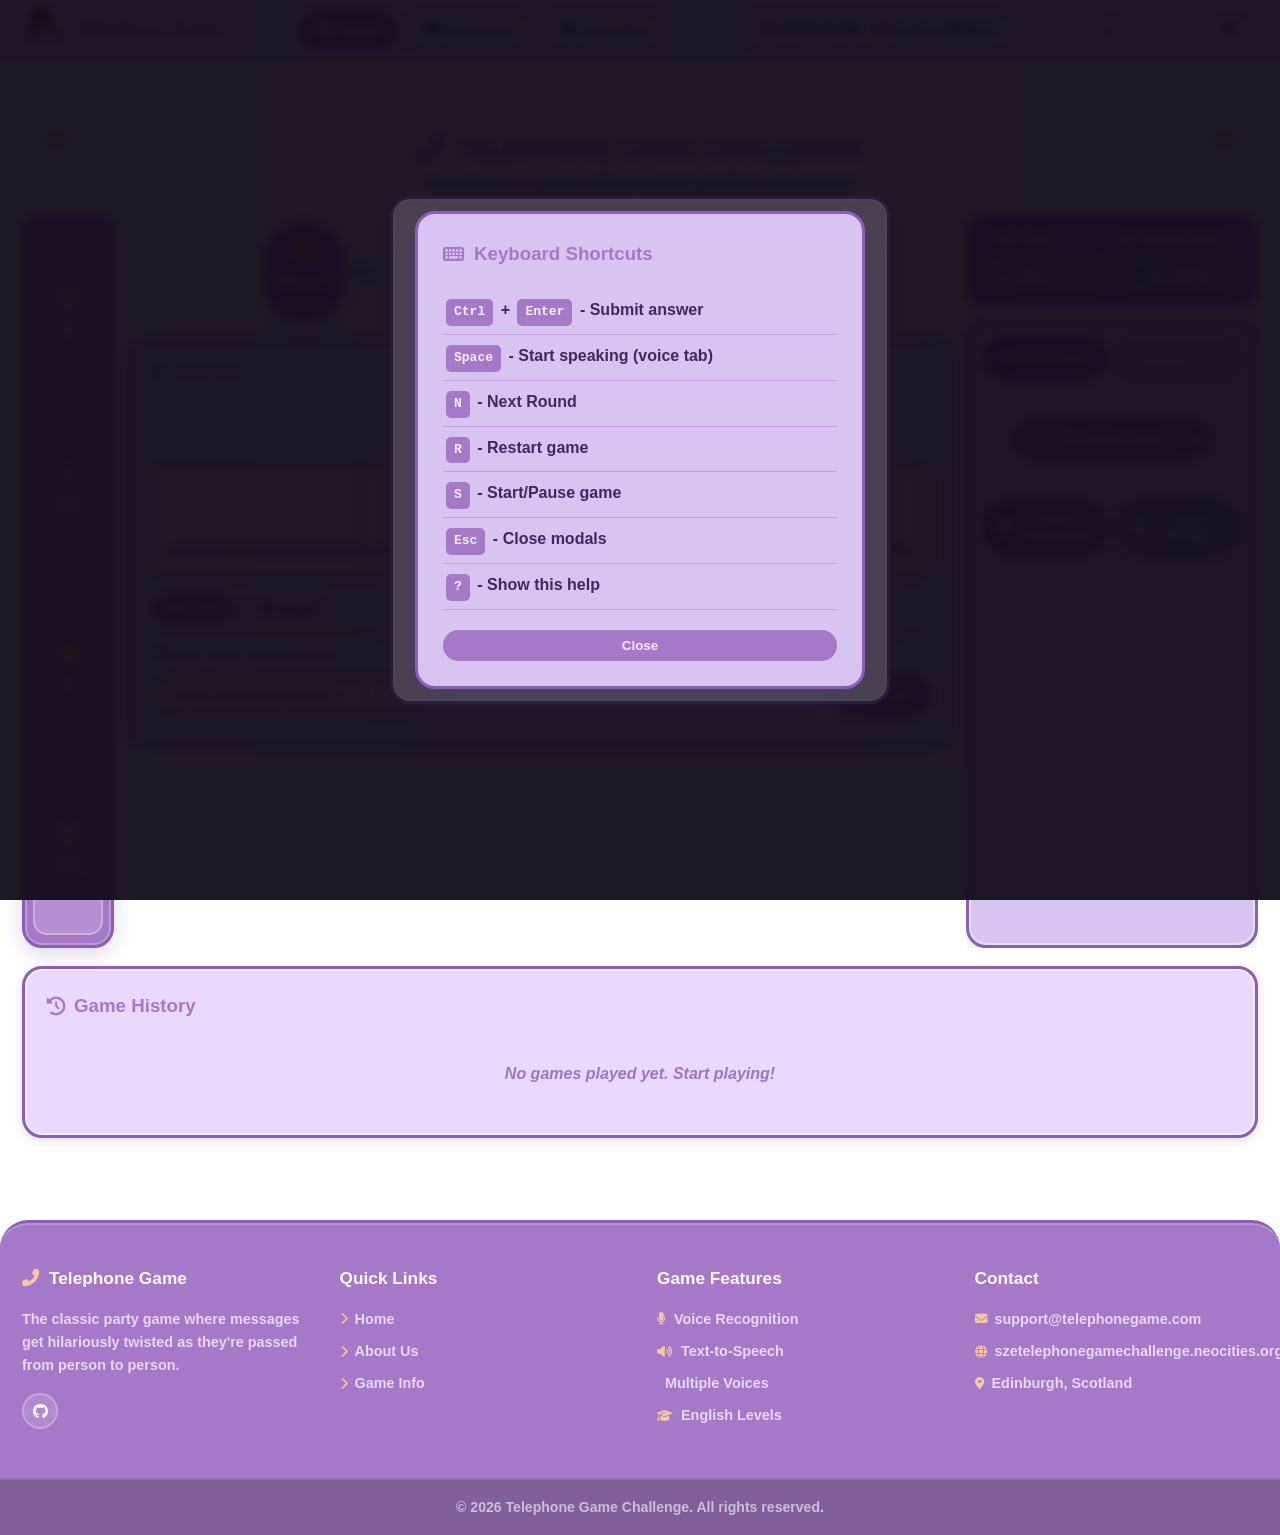
<file: index.html>
<!DOCTYPE html>
<html lang="en">
<head>
    <meta charset="UTF-8">
    <meta name="viewport" content="width=device-width, initial-scale=1.0">
    <meta name="description" content="Telephone Game Challenge - Test your memory by passing messages accurately. Features voice recognition, text-to-speech, and multiple difficulty levels.">
    <meta name="author" content="Swe Zin Ei">
    <meta name="keywords" content="telephone game, memory game, voice recognition, word game, party game">
    <meta http-equiv="X-UA-Compatible" content="IE=edge">
    <title>Telephone Game Challenge - Pass The Message</title>
    <link rel="stylesheet" href="./styles/style.css">
    <link rel="stylesheet" href="https://cdnjs.cloudflare.com/ajax/libs/font-awesome/6.4.0/css/all.min.css">
    <link href="https://fonts.googleapis.com/css2?family=Poppins:wght@300;400;600;700;800&display=swap" rel="stylesheet">
    <link rel="preconnect" href="https://fonts.googleapis.com">
    <link rel="preconnect" href="https://fonts.gstatic.com" crossorigin>
    <link rel="icon" type="image/png" href="./images/favicon.png">
</head>
<body>

    <!-- ================================================================ -->
    <!-- SECTION 1: NAVIGATION BAR                                        -->
    <!-- ================================================================ -->
    <nav class="navbar">
        <div class="nav-container">
            <!-- Brand Logo and Name -->
            <div class="nav-brand">
                <a href="./index.html">
                    <img src="./images/logo.png" alt="Telephone Game Logo">
                </a>
                <span>Telephone Game</span>
            </div>
            
            <!-- Navigation Links -->
            <div class="nav-menu" id="navMenu">
                <a href="index.html" class="nav-link active"><i class="fas fa-home"></i> Home</a>
                <a href="gameinfo.html" class="nav-link"><i class="fas fa-info-circle"></i> Game Info</a>
                <a href="about.html" class="nav-link"><i class="fas fa-users"></i> About Us</a>
            </div>

            <!-- Live Clock Display -->
            <div class="nav-clock">
                <div class="clock-item">
                    <i class="fas fa-clock"></i>
                    <span id="navTime">--:--:-- --</span>
                </div>
                <div class="clock-item">
                    <i class="fas fa-calendar-alt"></i>
                    <span id="navDate">---</span>
                </div>
            </div>
            
            <!-- Action Buttons -->
            <div class="nav-actions">
                <button class="nav-btn" id="themeToggle"><i class="fas fa-moon"></i></button>
                <button class="nav-btn menu-toggle" id="menuToggle"><i class="fas fa-bars"></i></button>
            </div>
            <div class="nav-actions">
                <a href="#" class="nav-link" id="accountNavLink"><i class="fas fa-user-circle"></i></a>
            </div>
        </div>
    </nav>

    <!-- ================================================================ -->
    <!-- SECTION 2: ACCOUNT MODAL                                         -->
    <!-- ================================================================ -->
    <div class="modal" id="accountModal">
        <div class="modal-content account-modal">
            <div class="account-header">
                <i class="fas fa-user-circle account-avatar"></i>
                <h2 id="accountName">Player Name</h2>
                <p class="account-member-since">Member since <span id="memberSince">Just now</span></p>
            </div>
            
            <!-- User Statistics Cards -->
            <div class="account-stats">
                <div class="account-stat-card">
                    <i class="fas fa-gamepad"></i>
                    <div>
                        <h4>Games Played</h4>
                        <p id="gamesPlayed">0</p>
                    </div>
                </div>
                <div class="account-stat-card">
                    <i class="fas fa-trophy"></i>
                    <div>
                        <h4>Best Score</h4>
                        <p id="bestScore">0</p>
                    </div>
                </div>
                <div class="account-stat-card">
                    <i class="fas fa-chart-line"></i>
                    <div>
                        <h4>Avg Accuracy</h4>
                        <p id="avgAccuracy">0%</p>
                    </div>
                </div>
            </div>
            
            <!-- Certificates Section -->
            <div class="account-certificates">
                <h3><i class="fas fa-certificate"></i> Your Certificates</h3>
                <div class="certificates-grid" id="certificatesGrid">
                    <!-- Certificates loaded dynamically by JavaScript -->
                </div>
            </div>
            
            <!-- Account Action Buttons -->
            <div class="account-actions">
                <button class="btn edit-name-btn" id="editNameBtn">
                    <i class="fas fa-edit"></i> Change Name
                </button>
                <button class="btn close-account-btn" id="closeAccountBtn">
                    <i class="fas fa-times"></i> Close
                </button>
            </div>
        </div>
    </div>

    <!-- ================================================================ -->
    <!-- SECTION 3: EDIT NAME MODAL                                       -->
    <!-- ================================================================ -->
    <div class="modal" id="editNameModal">
        <div class="modal-content">
            <h2><i class="fas fa-user-edit"></i> Change Your Name</h2>
            
            <div class="setting-group">
                <label for="newUserName">
                    <i class="fas fa-user"></i> New Name
                </label>
                <input type="text" id="newUserName" placeholder="Enter your new name" maxlength="20" autocomplete="off">
            </div>

            <div class="modal-buttons">
                <button class="btn save-btn" id="saveNewName">
                    <i class="fas fa-check"></i> Save
                </button>
                <button class="btn cancel-btn" id="cancelEditName">
                    <i class="fas fa-times"></i> Cancel
                </button>
            </div>
        </div>
    </div>

    <!-- ================================================================ -->
    <!-- SECTION 4: MAIN GAME CONTAINER                                   -->
    <!-- ================================================================ -->
    <div class="container">
        
        <!-- Game Header -->
        <header class="game-header" id="home">
            <h1><i class="fas fa-phone-alt"></i> TELEPHONE GAME CHALLENGE</h1>
            <p class="subtitle">Pass the message correctly or watch it get hilariously twisted!</p>
        </header>

        <!-- Main Game Area - Three Panel Layout -->
        <main class="game-area">
            
            <!-- ============================================================ -->
            <!-- PANEL 1: LEFT - GAME STATISTICS                              -->
            <!-- ============================================================ -->
            <div class="game-stats-left">
                <div class="stats-vertical">
                    <!-- Players Stat -->
                    <div class="stat-item" data-tooltip="Number of players in the game">
                        <div class="stat-label">
                            <i class="fas fa-users"></i>
                            <span>Players</span>
                        </div>
                        <div class="stat-value" id="playerCount">5</div>
                    </div>
                    
                    <!-- Round Stat -->
                    <div class="stat-item" data-tooltip="Current round / Total rounds">
                        <div class="stat-label">
                            <i class="fas fa-level-up-alt"></i>
                            <span>Round</span>
                        </div>
                        <div class="stat-value" id="currentRound">1/5</div>
                    </div>
                    
                    <!-- Score Stat -->
                    <div class="stat-item" data-tooltip="Your current score">
                        <div class="stat-label">
                            <i class="fas fa-trophy"></i>
                            <span>Score</span>
                        </div>
                        <div class="stat-value" id="score">0</div>
                    </div>
                    
                    <!-- Timer Stat -->
                    <div class="stat-item" data-tooltip="Time remaining">
                        <div class="stat-label">
                            <i class="fas fa-clock"></i>
                            <span>Time Left</span>
                        </div>
                        <div class="stat-value" id="timer">10s</div>
                    </div>
                </div>
            </div>

            <!-- ============================================================ -->
            <!-- PANEL 2: CENTER - GAME BOARD                                 -->
            <!-- ============================================================ -->
            <div class="game-center-content">
                
                <!-- Player Chain Visualization -->
                <div class="player-chain" id="playerChain">
                    <!-- Generated dynamically by JavaScript -->
                </div>

                <!-- Message Area -->
                <div class="message-area">
                    
                    <!-- Current Player's Turn Box -->
                    <div class="message-box current-turn" id="currentTurn">
                        <h3><i class="fas fa-microphone"></i> Your Turn</h3>
                        <div class="turn-info">
                            <div class="player-turn" id="currentPlayer">Player 1</div>
                            <div class="instruction" id="instruction">
                                Remember this message carefully!
                            </div>
                        </div>
                        
                        <!-- Message Display Area -->
                        <div class="message-to-remember" id="messageToRemember">
                            <div class="message-display">
                                <p id="displayText">The message will appear here</p>
                            </div>
                            
                            <!-- TTS Status - Auto-read plays automatically (no manual button) -->
                            <div class="tts-status" id="ttsStatus" style="text-align: center; margin: 5px 0;"></div>
                            
                            <!-- Timer Bar -->
                            <div class="message-timer">
                                <div class="timer-bar">
                                    <div class="timer-progress" id="messageTimer"></div>
                                </div>
                                <span id="messageTimeLeft">10s</span>
                            </div>
                        </div>

                        <!-- Input Area with Tabs -->
                        <div class="input-area" id="inputArea">
                            
                            <!-- Tab Buttons -->
                            <div class="input-tabs">
                                <button class="tab-btn active" id="typeTab">
                                    <i class="fas fa-keyboard"></i> Type
                                </button>
                                <button class="tab-btn" id="voiceTab">
                                    <i class="fas fa-microphone"></i> Speak
                                </button>
                            </div>
                            
                            <!-- Tab 1: Type Input -->
                            <div class="tab-content" id="typeInput">
                                <h4><i class="fas fa-keyboard"></i> Type what you remember</h4>
                                <div class="input-group">
                                    <input type="text" 
                                           id="playerInput" 
                                           placeholder="Type the message here..."
                                           maxlength="200"
                                           autocomplete="off">
                                    <button class="btn submit-btn" id="submitBtn">
                                        <i class="fas fa-paper-plane"></i> Send
                                    </button>
                                </div>
                                
                                <!-- Real-time Type Match Feedback -->
                                <div class="type-match-feedback" id="typeMatchFeedback" style="display: none;">
                                    <h5><i class="fas fa-check-circle"></i> Type Match Check</h5>
                                    <div class="match-result" id="typeMatchResult"></div>
                                </div>
                            </div>
                            
                            <!-- Tab 2: Voice Input -->
                            <div class="tab-content" id="voiceInput" style="display: none;">
                                <h4><i class="fas fa-microphone"></i> Speak what you remember</h4>
                                <div class="voice-controls">
                                    <button class="btn voice-btn" id="startListeningBtn">
                                        <i class="fas fa-microphone"></i> Start Speaking
                                    </button>
                                    <button class="btn voice-stop-btn" id="stopListeningBtn" disabled>
                                        <i class="fas fa-stop"></i> Stop
                                    </button>
                                </div>
                                <div class="voice-status" id="voiceStatus">
                                    Click "Start Speaking" and say the message
                                </div>
                                <div class="voice-result" id="voiceResult"></div>
                                
                                <!-- Voice Match Feedback with Action Buttons -->
                                <div class="voice-match" id="voiceMatch" style="display: none;">
                                    <h5><i class="fas fa-check-circle"></i> Voice Match Check</h5>
                                    <div class="match-result" id="matchResult"></div>
                                    <button class="btn use-voice-btn" id="useVoiceText">
                                        <i class="fas fa-check"></i> Use This
                                    </button>
                                    <button class="btn try-again-btn" id="tryAgainVoice">
                                        <i class="fas fa-redo"></i> Try Again
                                    </button>
                                </div>
                            </div>
                        </div>
                    </div>

                    <!-- Results Display Box -->
                    <div class="message-box results" id="resultsBox" style="display: none;">
                        <h3><i class="fas fa-chart-bar"></i> Results</h3>
                        <div class="results-content">
                            <div class="result-item">
                                <span class="result-label">Original:</span>
                                <span class="result-value" id="finalOriginal"></span>
                            </div>
                            <div class="result-item">
                                <span class="result-label">Final:</span>
                                <span class="result-value" id="finalResult"></span>
                            </div>
                            <div class="result-item">
                                <span class="result-label">Accuracy:</span>
                                <span class="result-percentage" id="matchPercentage">0%</span>
                            </div>
                            <div class="result-message" id="resultMessage"></div>
                        </div>
                    </div>
                </div>
            </div>

            <!-- ============================================================ -->
            <!-- PANEL 3: RIGHT - SETTINGS AND CONTROLS                       -->
            <!-- ============================================================ -->
            <div class="game-right-panel">
                
                <!-- Voice Settings Panel -->
                <div class="voice-settings-panel">
                    <div class="voice-controls-row">
                        <!-- Voice Type Selection -->
                        <div class="voice-control-item">
                            <div class="voice-control-label">
                                <i class="fas fa-voice"></i>
                                <span>Voice Type</span>
                            </div>
                            <select id="mainVoiceSelect" class="voice-select">
                                <option value="male">👨 Male</option>
                                <option value="female">👩 Female</option>
                                <option value="girl">🧒 Girl</option>
                                <option value="oldWoman">👵 Old Woman</option>
                                <option value="oldMan">👴 Old Man</option>
                            </select>
                        </div>
                        
                        <!-- English Level Selection -->
                        <div class="voice-control-item">
                            <div class="voice-control-label">
                                <i class="fas fa-graduation-cap"></i>
                                <span>English Level</span>
                            </div>
                            <select id="mainLevelSelect" class="voice-select">
                                <option value="B1">📘 B1 (Beginner)</option>
                                <option value="B2">📗 B2 (Intermediate)</option>
                                <option value="C1">📕 C1 (Advanced)</option>
                                <option value="C2">📙 C2 (Expert)</option>
                            </select>
                        </div>
                    </div>
                    
                    <div class="voice-panel-status" id="voiceLevelStatus"></div>
                </div>

                <!-- Game Controls Panel -->
                <div class="game-controls-panel">
                    
                    <!-- Row 1: Start Game and Next Round -->
                    <div class="button-row">
                        <button class="action-btn start-btn" id="startBtn">
                            <i class="fas fa-play"></i> Start Game
                        </button>
                        <button class="action-btn next-btn" id="nextBtn" disabled>
                            <i class="fas fa-forward"></i> Next Round
                        </button>
                    </div>
                    
                    <!-- Row 2: Restart Game -->
                    <div class="button-row centered">
                        <button class="action-btn restart-btn" id="resetBtn">
                            <i class="fas fa-redo-alt"></i> Restart Game
                        </button>
                    </div>
                    
                    <!-- Row 3: Word Categories and Game Settings -->
                    <div class="button-row">
                        <button class="action-btn categories-btn" id="categoriesToggleBtn">
                            <i class="fas fa-tags"></i> Word Categories
                        </button>
                        <button class="action-btn settings-btn" id="settingsBtn">
                            <i class="fas fa-cog"></i> Game Settings
                        </button>
                    </div>
                </div>
            </div>
        </main>

        <!-- ================================================================ -->
        <!-- SECTION 5: WORD CATEGORIES MODAL                                 -->
        <!-- ================================================================ -->
        <div class="modal" id="categoriesModal">
            <div class="modal-content categories-modal">
                <div class="categories-modal-header">
                    <h2><i class="fas fa-tags"></i> Select Word Category</h2>
                    <button class="modal-close-btn" id="closeCategoriesModal">
                        <i class="fas fa-times"></i>
                    </button>
                </div>
                
                <div class="categories-modal-body">
                    <!-- Category Buttons Grid -->
                    <div class="category-buttons-grid">
                        <button class="category-card active" data-category="easy">
                            <div class="category-icon">🌟</div>
                            <div class="category-info">
                                <h3>Easy</h3>
                                <p>Simple words for beginners</p>
                                <span class="category-badge">Words</span>
                            </div>
                        </button>
                        
                        <button class="category-card" data-category="medium">
                            <div class="category-icon">📝</div>
                            <div class="category-info">
                                <h3>Medium</h3>
                                <p>Common phrases and sentences</p>
                                <span class="category-badge">Sentences</span>
                            </div>
                        </button>
                        
                        <button class="category-card" data-category="hard">
                            <div class="category-icon">🏆</div>
                            <div class="category-info">
                                <h3>Hard</h3>
                                <p>Complex sentences for experts</p>
                                <span class="category-badge">Advanced</span>
                            </div>
                        </button>
                        
                        <button class="category-card" data-category="funny">
                            <div class="category-icon">😂</div>
                            <div class="category-info">
                                <h3>Funny</h3>
                                <p>Hilarious phrases and jokes</p>
                                <span class="category-badge">Fun</span>
                            </div>
                        </button>
                        
                        <button class="category-card" data-category="movies">
                            <div class="category-icon">🎬</div>
                            <div class="category-info">
                                <h3>Movies</h3>
                                <p>Famous movie quotes</p>
                                <span class="category-badge">Quotes</span>
                            </div>
                        </button>
                    </div>
                    
                    <!-- Category Preview -->
                    <div class="category-preview" id="categoryPreview">
                        <h4><i class="fas fa-eye"></i> Preview</h4>
                        <div class="preview-message" id="previewMessage">
                            Select a category to see example
                        </div>
                    </div>
                </div>
                
                <div class="categories-modal-footer">
                    <div class="current-category-indicator">
                        <span>Current: </span>
                        <span id="currentCategoryDisplay">Easy</span>
                    </div>
                    <div class="modal-buttons">
                        <button class="btn save-btn" id="applyCategoryBtn">
                            <i class="fas fa-check"></i> Apply Category
                        </button>
                        <button class="btn cancel-btn" id="cancelCategoryBtn">
                            <i class="fas fa-times"></i> Cancel
                        </button>
                    </div>
                </div>
            </div>
        </div>

        <!-- ================================================================ -->
        <!-- SECTION 6: GAME HISTORY                                         -->
        <!-- ================================================================ -->
        <div class="history">
            <h3><i class="fas fa-history"></i> Game History</h3>
            <div class="history-list" id="historyList">
                <div class="empty-history">No games played yet. Start playing!</div>
            </div>
        </div>
    </div>

    <!-- ================================================================ -->
    <!-- SECTION 7: FOOTER                                                -->
    <!-- ================================================================ -->
    <footer class="footer">
        <div class="footer-content">
            <!-- About Section -->
            <div class="footer-section">
                <h3><i class="fas fa-phone-alt"></i> Telephone Game</h3>
                <p>The classic party game where messages get hilariously twisted as they're passed from person to person.</p>
                <div class="social-links">
                    <a href="#" class="social-link"><i class="fab fa-github"></i></a>
                </div>
            </div>
            
            <!-- Quick Links -->
            <div class="footer-section">
                <h3>Quick Links</h3>
                <ul class="footer-links">
                    <li><a href="index.html"><i class="fas fa-chevron-right"></i> Home</a></li>
                    <li><a href="about.html"><i class="fas fa-chevron-right"></i> About Us</a></li>
                    <li><a href="gameinfo.html"><i class="fas fa-chevron-right"></i> Game Info</a></li>
                </ul>
            </div>
            
            <!-- Features List -->
            <div class="footer-section">
                <h3>Game Features</h3>
                <ul class="footer-links">
                    <li><i class="fas fa-microphone"></i> Voice Recognition</li>
                    <li><i class="fas fa-volume-up"></i> Text-to-Speech</li>
                    <li><i class="fas fa-voice"></i> Multiple Voices</li>
                    <li><i class="fas fa-graduation-cap"></i> English Levels</li>
                </ul>
            </div>
            
            <!-- Contact Information -->
            <div class="footer-section">
                <h3>Contact</h3>
                <ul class="footer-links">
                    <li><i class="fas fa-envelope"></i> support@telephonegame.com</li>
                    <li><i class="fas fa-globe"></i> szetelephonegamechallenge.neocities.org</li>
                    <li><i class="fas fa-map-marker-alt"></i> Edinburgh, Scotland</li>
                </ul>
            </div>
        </div>
        
        <!-- Copyright -->
        <div class="footer-bottom">
            <div class="footer-bottom-content">
                <p>&copy; 2026 Telephone Game Challenge. All rights reserved.</p>
            </div>
        </div>
    </footer>

    <!-- ================================================================ -->
    <!-- SECTION 8: USER REGISTRATION MODAL                               -->
    <!-- ================================================================ -->
    <div class="modal" id="userModal">
        <div class="modal-content">
            <h2><i class="fas fa-user-plus"></i> Welcome to Telephone Game!</h2>
            <p>Please tell us about yourself</p>
            
            <!-- Name Input -->
            <div class="setting-group">
                <label for="userName">
                    <i class="fas fa-user"></i> Your Name
                </label>
                <input type="text" id="userName" placeholder="Enter your name" maxlength="20" autocomplete="off">
            </div>

            <!-- Voice Preference -->
            <div class="setting-group">
                <label for="userVoice">
                    <i class="fas fa-voice"></i> Preferred Voice
                </label>
                <select id="userVoice">
                    <option value="male">👨 Male Voice</option>
                    <option value="female">👩 Female Voice</option>
                    <option value="girl">🧒 Girl Voice</option>
                    <option value="oldWoman">👵 Old Woman Voice</option>
                    <option value="oldMan">👴 Old Man Voice</option>
                </select>
            </div>

            <!-- English Level -->
            <div class="setting-group">
                <label for="userLevel">
                    <i class="fas fa-graduation-cap"></i> English Level
                </label>
                <select id="userLevel">
                    <option value="B1">📘 B1 (Beginner)</option>
                    <option value="B2">📗 B2 (Intermediate)</option>
                    <option value="C1">📕 C1 (Advanced)</option>
                    <option value="C2">📙 C2 (Expert)</option>
                </select>
                <small>This affects voice speed and clarity</small>
            </div>

            <div class="modal-buttons">
                <button class="btn save-btn" id="saveUser">
                    <i class="fas fa-check"></i> Start Playing
                </button>
            </div>
        </div>
    </div>

    <!-- ================================================================ -->
    <!-- SECTION 9: SETTINGS MODAL                                        -->
    <!-- ================================================================ -->
    <div class="modal" id="settingsModal">
        <div class="modal-content">
            <h2><i class="fas fa-cog"></i> Game Settings</h2>
            
            <!-- Number of Players -->
            <div class="setting-group">
                <label for="playerCountSelect">
                    <i class="fas fa-users"></i> Number of Players
                </label>
                <select id="playerCountSelect">
                    <option value="3">3 Players</option>
                    <option value="4">4 Players</option>
                    <option value="5" selected>5 Players</option>
                    <option value="6">6 Players</option>
                    <option value="7">7 Players</option>
                </select>
            </div>

            <!-- Memory Time Limit -->
            <div class="setting-group">
                <label for="timeLimitSelect">
                    <i class="fas fa-clock"></i> Memory Time
                </label>
                <select id="timeLimitSelect">
                    <option value="5">5 seconds</option>
                    <option value="7">7 seconds</option>
                    <option value="10" selected>10 seconds</option>
                    <option value="15">15 seconds</option>
                </select>
            </div>

            <!-- Number of Rounds -->
            <div class="setting-group">
                <label for="roundCountSelect">
                    <i class="fas fa-repeat"></i> Number of Rounds
                </label>
                <select id="roundCountSelect">
                    <option value="3">3 Rounds</option>
                    <option value="5" selected>5 Rounds</option>
                    <option value="7">7 Rounds</option>
                    <option value="10">10 Rounds</option>
                </select>
            </div>

            <!-- Sound Effects Toggle -->
            <div class="setting-group">
                <label for="soundToggle">
                    <i class="fas fa-volume-up"></i> Sound Effects
                </label>
                <div class="toggle-switch">
                    <input type="checkbox" id="soundToggle" checked>
                    <label for="soundToggle" class="toggle-slider"></label>
                </div>
            </div>

            <!-- Auto-Read Messages Toggle -->
            <div class="setting-group">
                <label for="autoReadToggle">
                    <i class="fas fa-robot"></i> Auto-Read Messages
                </label>
                <div class="toggle-switch">
                    <input type="checkbox" id="autoReadToggle" checked>
                    <label for="autoReadToggle" class="toggle-slider"></label>
                </div>
            </div>

            <div class="modal-buttons">
                <button class="btn save-btn" id="saveSettings">
                    <i class="fas fa-save"></i> Save Settings
                </button>
                <button class="btn cancel-btn" id="closeSettings">
                    <i class="fas fa-times"></i> Close
                </button>
            </div>
        </div>
    </div>

    <!-- ================================================================ -->
    <!-- SECTION 10: GAME OVER MODAL                                      -->
    <!-- ================================================================ -->
    <div class="modal" id="gameOverModal">
        <div class="modal-content">
            <h2 id="gameOverTitle"></h2>
            <div class="game-over-content">
                <!-- Final Statistics -->
                <div class="final-stats">
                    <div class="final-stat">
                        <h4>Rounds Played</h4>
                        <p id="finalRound">0</p>
                    </div>
                    <div class="final-stat">
                        <h4>Total Score</h4>
                        <p id="finalScore">0</p>
                    </div>
                    <div class="final-stat">
                        <h4>Avg Accuracy</h4>
                        <p id="finalAccuracy">0%</p>
                    </div>
                </div>
                
                <div class="game-over-message" id="gameOverMessage"></div>
                
                <!-- Best Phrase Display -->
                <div class="final-phrase">
                    <h4>Most Accurate Round</h4>
                    <p id="bestPhrase"></p>
                </div>
            </div>
            
            <div class="modal-buttons">
                <button class="btn play-again-btn" id="playAgainBtn">
                    <i class="fas fa-redo"></i> Play Again
                </button>
                <button class="btn main-menu-btn" id="mainMenuBtn">
                    <i class="fas fa-home"></i> Close
                </button>
            </div>
        </div>
    </div>

    <!-- ================================================================ -->
    <!-- SECTION 11: JAVASCRIPT                                           -->
    <!-- ================================================================ -->
    <script src="./scripts/game.js"></script>
</body>
</html>
</file>
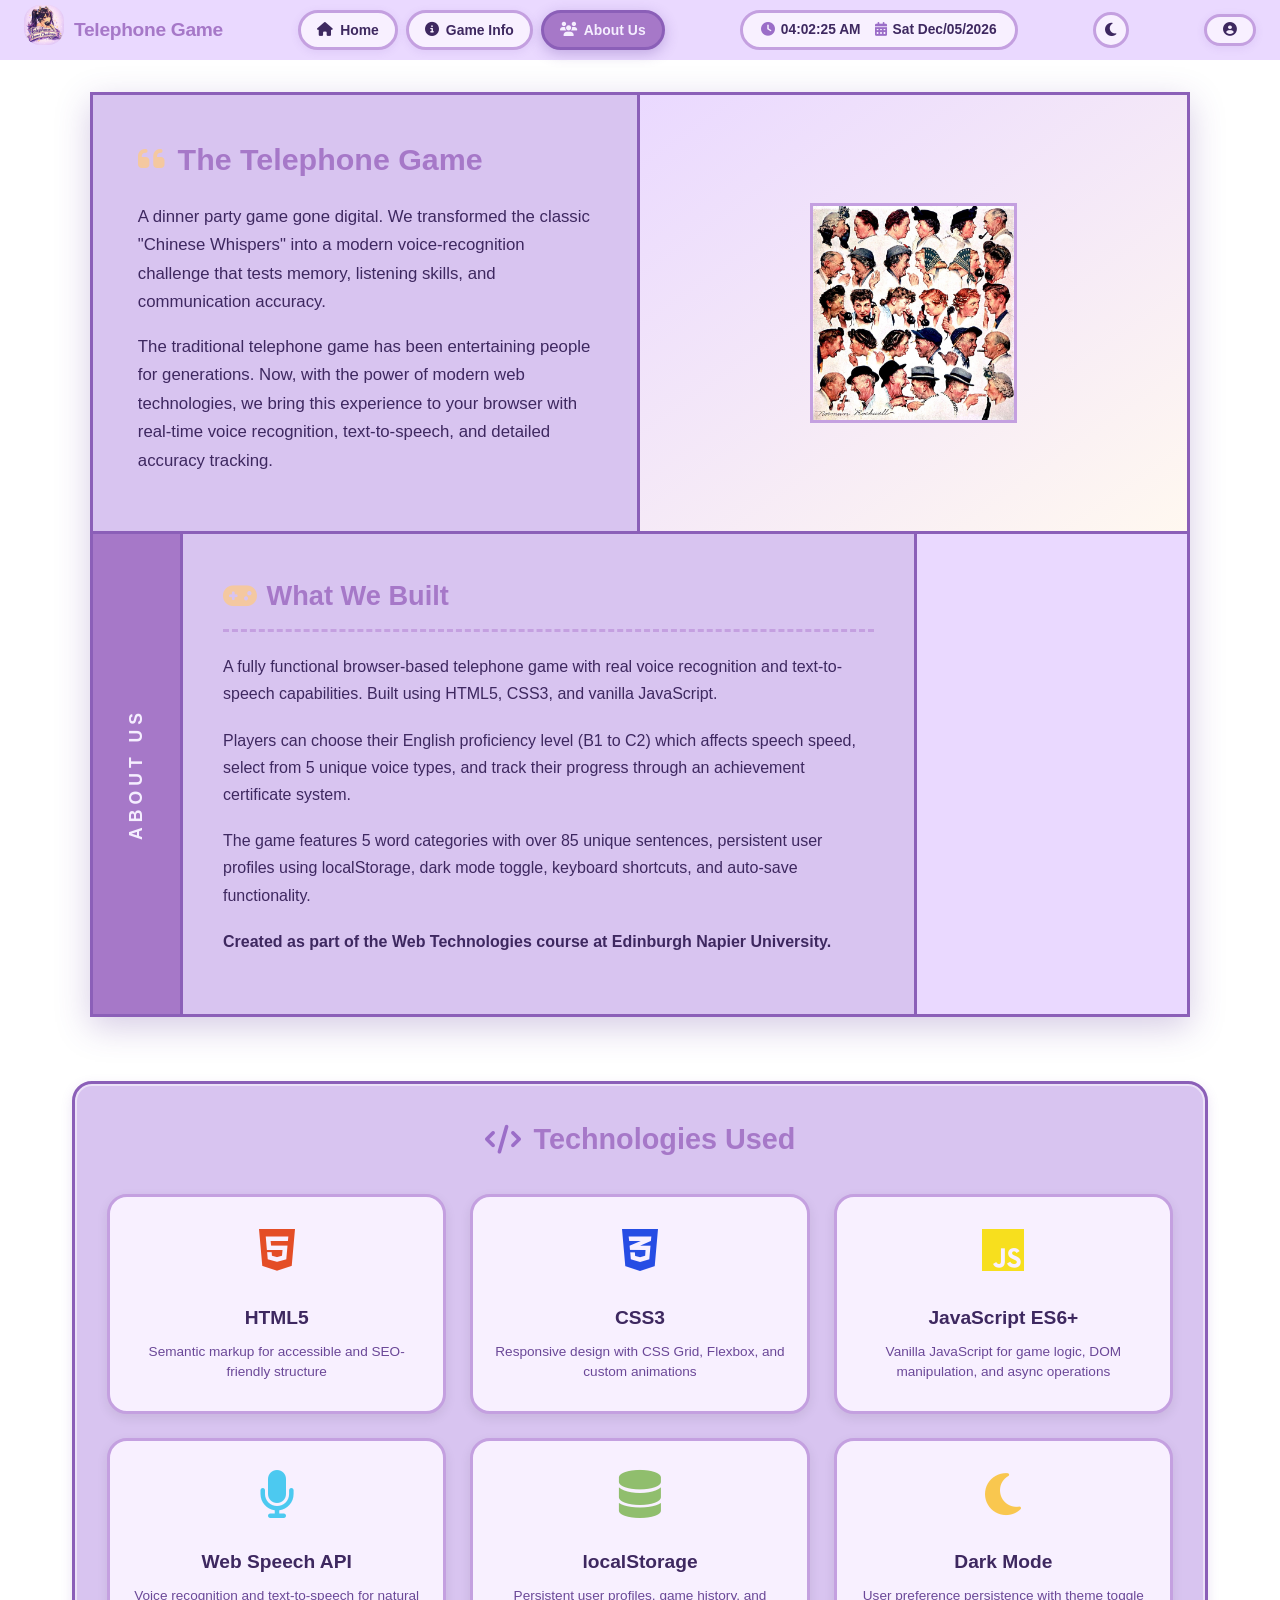
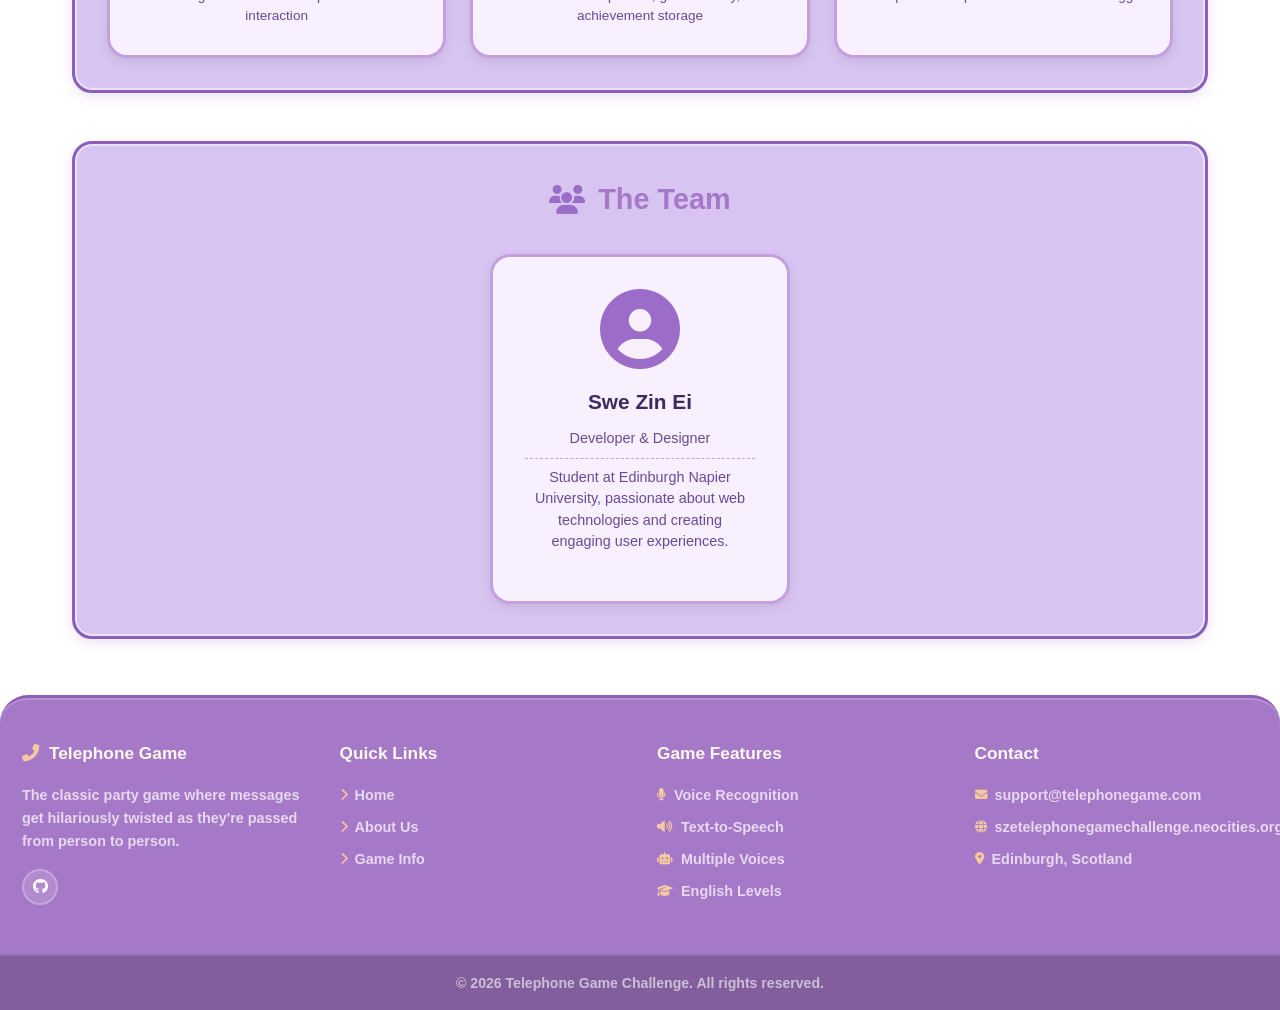
<file: about.html>
<!DOCTYPE html>
<html lang="en">
<head>
    <meta charset="UTF-8">
    <meta name="viewport" content="width=device-width, initial-scale=1.0">
    <meta name="description" content="About Telephone Game Challenge - Learn about the team, the project, and the technology behind this voice recognition memory game">
    <meta name="author" content="Swe Zin Ei">
    <meta name="keywords" content="about telephone game, project information, web technologies, voice recognition game">
    <meta http-equiv="X-UA-Compatible" content="IE=edge">
    <title>Telephone Game Challenge - About Us</title>
    <link rel="stylesheet" href="./styles/style.css">
    <link rel="stylesheet" href="https://cdnjs.cloudflare.com/ajax/libs/font-awesome/6.4.0/css/all.min.css">
    <link href="https://fonts.googleapis.com/css2?family=Poppins:wght@300;400;600;700;800&display=swap" rel="stylesheet">
    <link rel="preconnect" href="https://fonts.googleapis.com">
    <link rel="preconnect" href="https://fonts.gstatic.com" crossorigin>
    <link rel="icon" type="image/png" href="./images/favicon.png">
</head>
<body>

    <!-- ================================================================ -->
    <!-- SECTION 1: NAVIGATION BAR                                        -->
    <!-- ================================================================ -->
    <nav class="navbar">
        <div class="nav-container">
            <!-- Brand Logo and Name -->
            <div class="nav-brand">
                <a href="./index.html">
                    <img src="./images/logo.png" alt="Telephone Game Logo">
                </a>
                <span>Telephone Game</span>
            </div>
            
            <!-- Navigation Links -->
            <div class="nav-menu" id="navMenu">
                <a href="index.html" class="nav-link"><i class="fas fa-home"></i> Home</a>
                <a href="gameinfo.html" class="nav-link"><i class="fas fa-info-circle"></i> Game Info</a>
                <a href="about.html" class="nav-link active"><i class="fas fa-users"></i> About Us</a>
            </div>

            <!-- Live Clock Display -->
            <div class="nav-clock">
                <div class="clock-item">
                    <i class="fas fa-clock"></i>
                    <span id="navTime">--:--:-- --</span>
                </div>
                <div class="clock-item">
                    <i class="fas fa-calendar-alt"></i>
                    <span id="navDate">---</span>
                </div>
            </div>
            
            <!-- Action Buttons -->
            <div class="nav-actions">
                <button class="nav-btn" id="themeToggle"><i class="fas fa-moon"></i></button>
                <button class="nav-btn menu-toggle" id="menuToggle"><i class="fas fa-bars"></i></button>
            </div>
            <div class="nav-actions">
                <a href="#" class="nav-link" id="accountNavLink"><i class="fas fa-user-circle"></i></a>
            </div>
        </div>
    </nav>

    <!-- ================================================================ -->
    <!-- SECTION 2: ACCOUNT MODAL                                         -->
    <!-- ================================================================ -->
    <div class="modal" id="accountModal">
        <div class="modal-content account-modal">
            <div class="account-header">
                <i class="fas fa-user-circle account-avatar"></i>
                <h2 id="accountName">Player Name</h2>
                <p class="account-member-since">Member since <span id="memberSince">Just now</span></p>
            </div>
            
            <!-- User Statistics Cards -->
            <div class="account-stats">
                <div class="account-stat-card">
                    <i class="fas fa-gamepad"></i>
                    <div>
                        <h4>Games Played</h4>
                        <p id="gamesPlayed">0</p>
                    </div>
                </div>
                <div class="account-stat-card">
                    <i class="fas fa-trophy"></i>
                    <div>
                        <h4>Best Score</h4>
                        <p id="bestScore">0</p>
                    </div>
                </div>
                <div class="account-stat-card">
                    <i class="fas fa-chart-line"></i>
                    <div>
                        <h4>Avg Accuracy</h4>
                        <p id="avgAccuracy">0%</p>
                    </div>
                </div>
            </div>
            
            <!-- Certificates Section -->
            <div class="account-certificates">
                <h3><i class="fas fa-certificate"></i> Your Certificates</h3>
                <div class="certificates-grid" id="certificatesGrid">
                    <!-- Certificates loaded dynamically by JavaScript -->
                </div>
            </div>
            
            <!-- Account Action Buttons -->
            <div class="account-actions">
                <button class="btn edit-name-btn" id="editNameBtn">
                    <i class="fas fa-edit"></i> Change Name
                </button>
                <button class="btn close-account-btn" id="closeAccountBtn">
                    <i class="fas fa-times"></i> Close
                </button>
            </div>
        </div>
    </div>

    <!-- ================================================================ -->
    <!-- SECTION 3: EDIT NAME MODAL                                       -->
    <!-- ================================================================ -->
    <div class="modal" id="editNameModal">
        <div class="modal-content">
            <h2><i class="fas fa-user-edit"></i> Change Your Name</h2>
            
            <div class="setting-group">
                <label for="newUserName">
                    <i class="fas fa-user"></i> New Name
                </label>
                <input type="text" id="newUserName" placeholder="Enter your new name" maxlength="20" autocomplete="off">
            </div>

            <div class="modal-buttons">
                <button class="btn save-btn" id="saveNewName">
                    <i class="fas fa-check"></i> Save
                </button>
                <button class="btn cancel-btn" id="cancelEditName">
                    <i class="fas fa-times"></i> Cancel
                </button>
            </div>
        </div>
    </div>

    <!-- ================================================================ -->
    <!-- SECTION 4: MAIN ABOUT CONTENT                                    -->
    <!-- ================================================================ -->
    <main class="about-main">
        
        <!-- About Stack - Two Rectangles Design -->
        <div class="about-stack">
            
            <!-- ======================================================== -->
            <!-- SECTION 4.1: TOP RECTANGLE (Two Columns)                  -->
            <!-- ======================================================== -->
            <div class="top-about">
                <!-- Left Column: Text Content -->
                <div class="top-text">
                    <h2><i class="fas fa-quote-left"></i> The Telephone Game</h2>
                    <p>A dinner party game gone digital. We transformed the classic "Chinese Whispers" into a modern voice-recognition challenge that tests memory, listening skills, and communication accuracy.</p>
                    <p>The traditional telephone game has been entertaining people for generations. Now, with the power of modern web technologies, we bring this experience to your browser with real-time voice recognition, text-to-speech, and detailed accuracy tracking.</p>
                </div>
                
                <!-- Right Column: Image/Illustration -->
                <div class="top-image">
                    <img src="./images/whisper.jpg" alt="Whisper illustration showing message passing" onerror="this.style.display='none'; this.parentElement.innerHTML='<i class=\'fas fa-phone-alt\' style=\'font-size:5rem;color:var(--accent-purple);\'></i><p style=\'margin-top:0.5rem;color:var(--text-mid);\'>Message passing illustration</p>'">
                </div>
            </div>
            
            <!-- ======================================================== -->
            <!-- SECTION 4.2: BOTTOM RECTANGLE (Three Columns)             -->
            <!-- ======================================================== -->
            <div class="bottom-about">
                <!-- Left Column: Label -->
                <div class="bottom-label">
                    <span>ABOUT US</span>
                </div>
                
                <!-- Center Column: Main Content -->
                <div class="bottom-center">
                    <h2><i class="fas fa-gamepad"></i> What We Built</h2>
                    <p>A fully functional browser-based telephone game with real voice recognition and text-to-speech capabilities. Built using HTML5, CSS3, and vanilla JavaScript.</p>
                    <p>Players can choose their English proficiency level (B1 to C2) which affects speech speed, select from 5 unique voice types, and track their progress through an achievement certificate system.</p>
                    <p>The game features 5 word categories with over 85 unique sentences, persistent user profiles using localStorage, dark mode toggle, keyboard shortcuts, and auto-save functionality.</p>
                    <p><strong>Created as part of the Web Technologies course at Edinburgh Napier University.</strong></p>
                </div>
                
                <!-- Right Column: Empty (maintained for layout balance) -->
                <div class="bottom-right">
                    <!-- Decorative element - empty as requested but can be used for future content -->
                </div>
            </div>
        </div>

        <!-- ================================================================ -->
        <!-- SECTION 4.3: TECHNOLOGY STACK SECTION                           -->
        <!-- ================================================================ -->
        <div class="tech-stack-section">
            <h2><i class="fas fa-code"></i> Technologies Used</h2>
            <div class="tech-grid">
                <div class="tech-card">
                    <i class="fab fa-html5"></i>
                    <h3>HTML5</h3>
                    <p>Semantic markup for accessible and SEO-friendly structure</p>
                </div>
                <div class="tech-card">
                    <i class="fab fa-css3-alt"></i>
                    <h3>CSS3</h3>
                    <p>Responsive design with CSS Grid, Flexbox, and custom animations</p>
                </div>
                <div class="tech-card">
                    <i class="fab fa-js"></i>
                    <h3>JavaScript ES6+</h3>
                    <p>Vanilla JavaScript for game logic, DOM manipulation, and async operations</p>
                </div>
                <div class="tech-card">
                    <i class="fas fa-microphone"></i>
                    <h3>Web Speech API</h3>
                    <p>Voice recognition and text-to-speech for natural interaction</p>
                </div>
                <div class="tech-card">
                    <i class="fas fa-database"></i>
                    <h3>localStorage</h3>
                    <p>Persistent user profiles, game history, and achievement storage</p>
                </div>
                <div class="tech-card">
                    <i class="fas fa-moon"></i>
                    <h3>Dark Mode</h3>
                    <p>User preference persistence with theme toggle</p>
                </div>
            </div>
        </div>

        <!-- ================================================================ -->
        <!-- SECTION 4.4: TEAM SECTION                                       -->
        <!-- ================================================================ -->
        <div class="team-section">
            <h2><i class="fas fa-users"></i> The Team</h2>
            <div class="team-grid">
                <div class="team-card">
                    <div class="team-avatar">
                        <i class="fas fa-user-circle"></i>
                    </div>
                    <h3>Swe Zin Ei</h3>
                    <p>Developer & Designer</p>
                    <p class="team-bio">Student at Edinburgh Napier University, passionate about web technologies and creating engaging user experiences.</p>
                </div>
            </div>
        </div>

    </main>

    <!-- ================================================================ -->
    <!-- SECTION 5: FOOTER                                                -->
    <!-- ================================================================ -->
    <footer class="footer">
        <div class="footer-content">
            <!-- About Section -->
            <div class="footer-section">
                <h3><i class="fas fa-phone-alt"></i> Telephone Game</h3>
                <p>The classic party game where messages get hilariously twisted as they're passed from person to person.</p>
                <div class="social-links">
                    <a href="#" class="social-link"><i class="fab fa-github"></i></a>
                </div>
            </div>
            
            <!-- Quick Links -->
            <div class="footer-section">
                <h3>Quick Links</h3>
                <ul class="footer-links">
                    <li><a href="index.html"><i class="fas fa-chevron-right"></i> Home</a></li>
                    <li><a href="about.html"><i class="fas fa-chevron-right"></i> About Us</a></li>
                    <li><a href="gameinfo.html"><i class="fas fa-chevron-right"></i> Game Info</a></li>
                </ul>
            </div>
            
            <!-- Features List -->
            <div class="footer-section">
                <h3>Game Features</h3>
                <ul class="footer-links">
                    <li><i class="fas fa-microphone"></i> Voice Recognition</li>
                    <li><i class="fas fa-volume-up"></i> Text-to-Speech</li>
                    <li><i class="fas fa-robot"></i> Multiple Voices</li>
                    <li><i class="fas fa-graduation-cap"></i> English Levels</li>
                </ul>
            </div>
            
            <!-- Contact Information -->
            <div class="footer-section">
                <h3>Contact</h3>
                <ul class="footer-links">
                    <li><i class="fas fa-envelope"></i> support@telephonegame.com</li>
                    <li><i class="fas fa-globe"></i> szetelephonegamechallenge.neocities.org</li>
                    <li><i class="fas fa-map-marker-alt"></i> Edinburgh, Scotland</li>
                </ul>
            </div>
        </div>
        
        <!-- Copyright -->
        <div class="footer-bottom">
            <div class="footer-bottom-content">
                <p>&copy; 2026 Telephone Game Challenge. All rights reserved.</p>
            </div>
        </div>
    </footer>

    <!-- ================================================================ -->
    <!-- SECTION 6: USER REGISTRATION MODAL                               -->
    <!-- ================================================================ -->
    <div class="modal" id="userModal">
        <div class="modal-content">
            <h2><i class="fas fa-user-plus"></i> Welcome to Telephone Game!</h2>
            <p>Please tell us about yourself</p>
            
            <!-- Name Input -->
            <div class="setting-group">
                <label for="userName">
                    <i class="fas fa-user"></i> Your Name
                </label>
                <input type="text" id="userName" placeholder="Enter your name" maxlength="20" autocomplete="off">
            </div>

            <!-- Voice Preference -->
            <div class="setting-group">
                <label for="userVoice">
                    <i class="fas fa-voice"></i> Preferred Voice
                </label>
                <select id="userVoice">
                    <option value="male">👨 Male Voice</option>
                    <option value="female">👩 Female Voice</option>
                    <option value="girl">🧒 Girl Voice</option>
                    <option value="oldWoman">👵 Old Woman Voice</option>
                    <option value="oldMan">👴 Old Man Voice</option>
                </select>
            </div>

            <!-- English Level -->
            <div class="setting-group">
                <label for="userLevel">
                    <i class="fas fa-graduation-cap"></i> English Level
                </label>
                <select id="userLevel">
                    <option value="B1">📘 B1 (Beginner) - Slow speech</option>
                    <option value="B2">📗 B2 (Intermediate) - Normal speech</option>
                    <option value="C1">📕 C1 (Advanced) - Fast speech</option>
                    <option value="C2">📙 C2 (Expert) - Native speed</option>
                </select>
                <small>This affects voice speed and clarity during gameplay</small>
            </div>

            <div class="modal-buttons">
                <button class="btn save-btn" id="saveUser">
                    <i class="fas fa-check"></i> Start Playing
                </button>
            </div>
        </div>
    </div>

    <!-- ================================================================ -->
    <!-- SECTION 7: JAVASCRIPT                                            -->
    <!-- ================================================================ -->
    <script src="./scripts/game.js"></script>

</body>
</html>
</file>
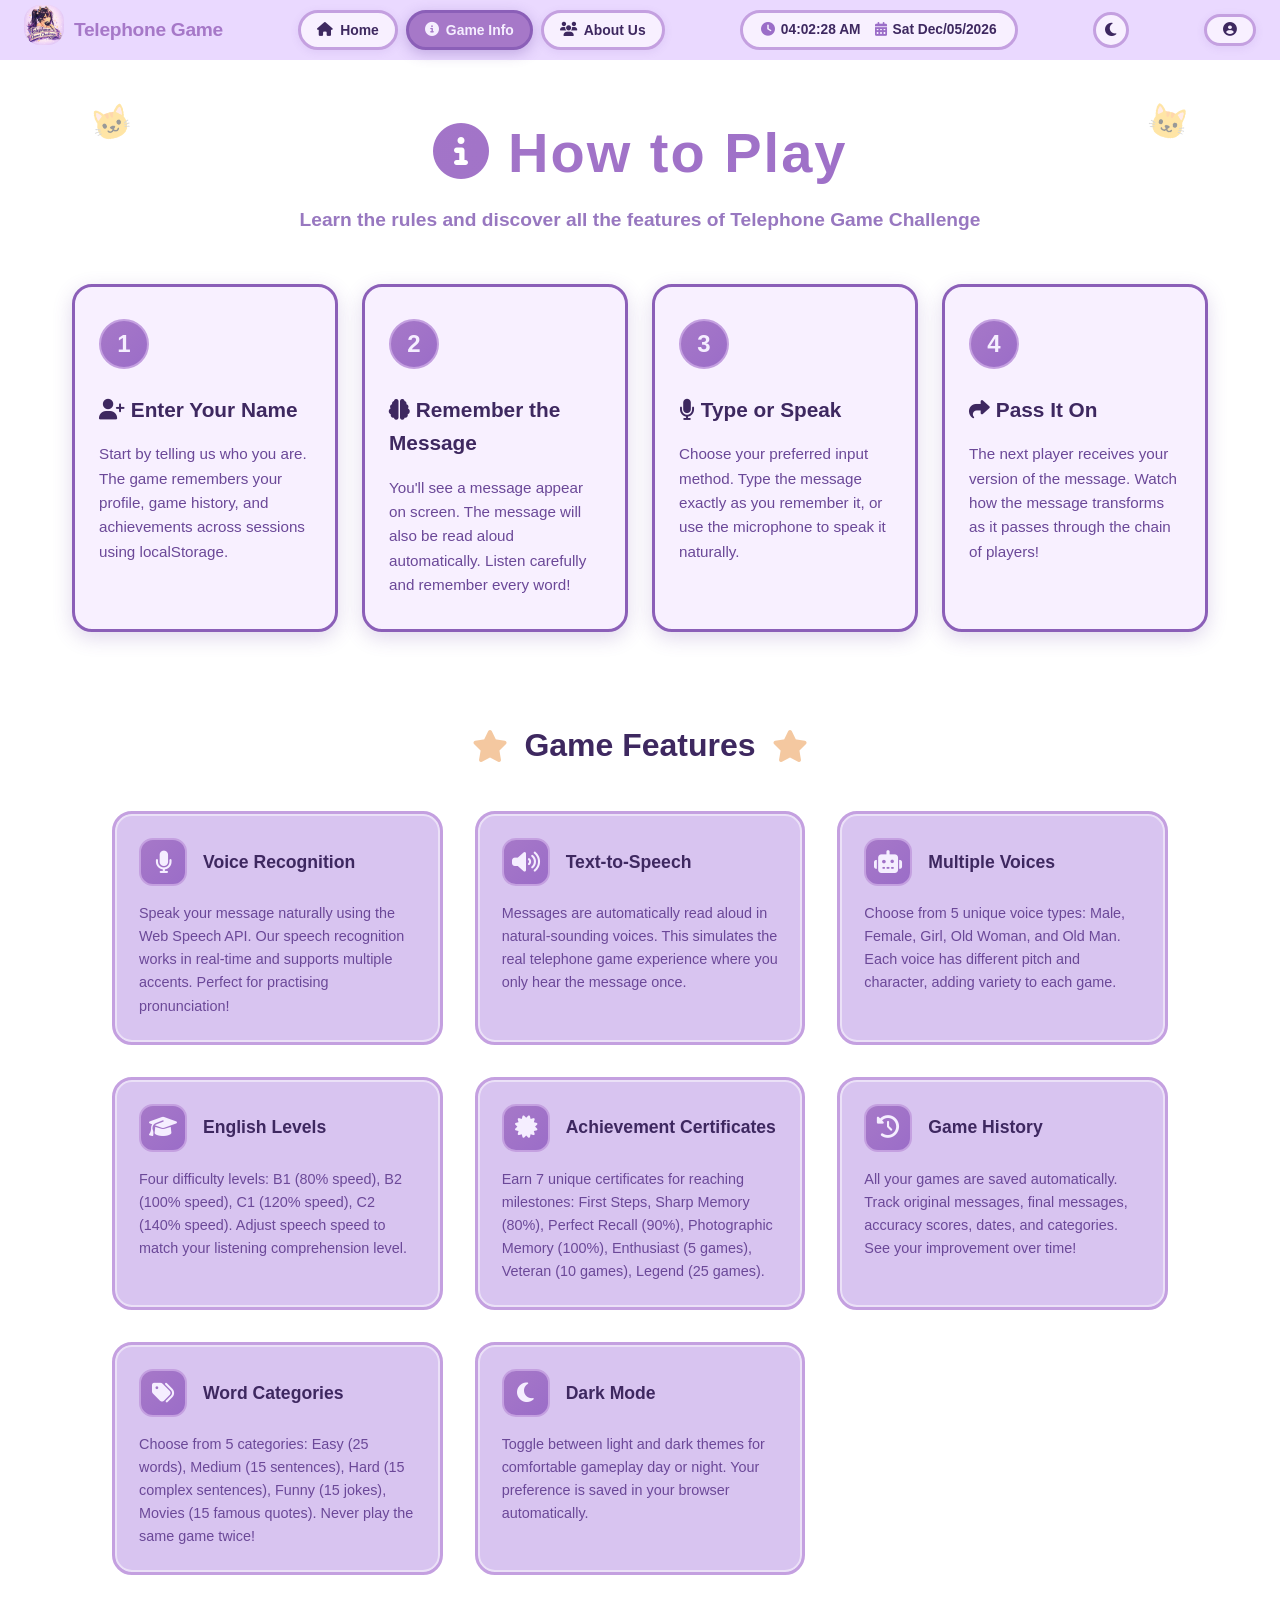
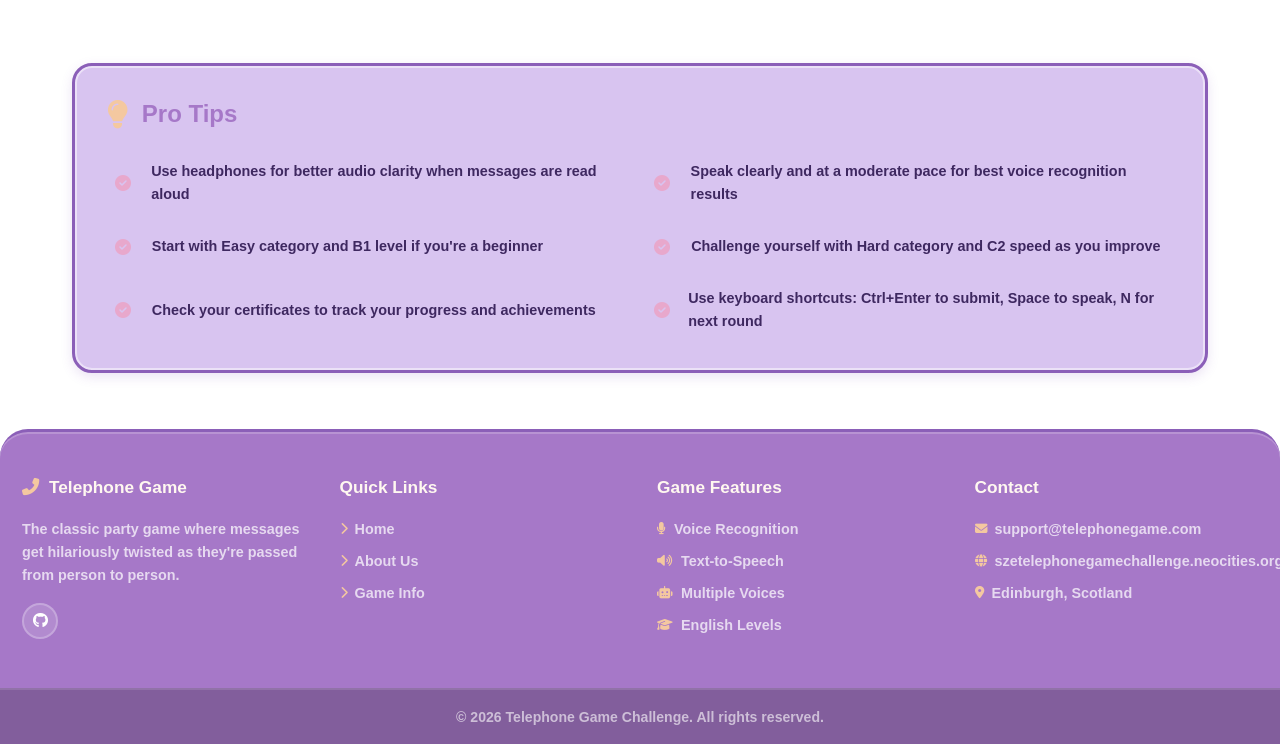
<file: gameinfo.html>
<!DOCTYPE html>
<html lang="en">
<head>
    <meta charset="UTF-8">
    <meta name="viewport" content="width=device-width, initial-scale=1.0">
    <meta name="description" content="Learn how to play Telephone Game Challenge - Rules, features, and instructions for the memory and voice recognition game">
    <meta name="author" content="Swe Zin Ei">
    <meta name="keywords" content="telephone game rules, game instructions, how to play, voice recognition game, memory game">
    <meta http-equiv="X-UA-Compatible" content="IE=edge">
    <title>Telephone Game Challenge - Game Info & Rules</title>
    <link rel="stylesheet" href="./styles/style.css">
    <link rel="stylesheet" href="https://cdnjs.cloudflare.com/ajax/libs/font-awesome/6.4.0/css/all.min.css">
    <link href="https://fonts.googleapis.com/css2?family=Poppins:wght@300;400;600;700;800&display=swap" rel="stylesheet">
    <link rel="preconnect" href="https://fonts.googleapis.com">
    <link rel="preconnect" href="https://fonts.gstatic.com" crossorigin>
    <link rel="icon" type="image/png" href="./images/favicon.png">
</head>
<body>

    <!-- ================================================================ -->
    <!-- SECTION 1: NAVIGATION BAR                                        -->
    <!-- ================================================================ -->
    <nav class="navbar">
        <div class="nav-container">
            <!-- Brand Logo and Name -->
            <div class="nav-brand">
                <a href="./index.html">
                    <img src="./images/logo.png" alt="Telephone Game Logo">
                </a>
                <span>Telephone Game</span>
            </div>
            
            <!-- Navigation Links -->
            <div class="nav-menu" id="navMenu">
                <a href="index.html" class="nav-link"><i class="fas fa-home"></i> Home</a>
                <a href="gameinfo.html" class="nav-link active"><i class="fas fa-info-circle"></i> Game Info</a>
                <a href="about.html" class="nav-link"><i class="fas fa-users"></i> About Us</a>
            </div>

            <!-- Live Clock Display -->
            <div class="nav-clock">
                <div class="clock-item">
                    <i class="fas fa-clock"></i>
                    <span id="navTime">--:--:-- --</span>
                </div>
                <div class="clock-item">
                    <i class="fas fa-calendar-alt"></i>
                    <span id="navDate">---</span>
                </div>
            </div>
            
            <!-- Action Buttons -->
            <div class="nav-actions">
                <button class="nav-btn" id="themeToggle"><i class="fas fa-moon"></i></button>
                <button class="nav-btn menu-toggle" id="menuToggle"><i class="fas fa-bars"></i></button>
            </div>
            <div class="nav-actions">
                <a href="#" class="nav-link" id="accountNavLink"><i class="fas fa-user-circle"></i></a>
            </div>
        </div>
    </nav>

    <!-- ================================================================ -->
    <!-- SECTION 2: ACCOUNT MODAL                                         -->
    <!-- ================================================================ -->
    <div class="modal" id="accountModal">
        <div class="modal-content account-modal">
            <div class="account-header">
                <i class="fas fa-user-circle account-avatar"></i>
                <h2 id="accountName">Player Name</h2>
                <p class="account-member-since">Member since <span id="memberSince">Just now</span></p>
            </div>
            
            <!-- User Statistics Cards -->
            <div class="account-stats">
                <div class="account-stat-card">
                    <i class="fas fa-gamepad"></i>
                    <div>
                        <h4>Games Played</h4>
                        <p id="gamesPlayed">0</p>
                    </div>
                </div>
                <div class="account-stat-card">
                    <i class="fas fa-trophy"></i>
                    <div>
                        <h4>Best Score</h4>
                        <p id="bestScore">0</p>
                    </div>
                </div>
                <div class="account-stat-card">
                    <i class="fas fa-chart-line"></i>
                    <div>
                        <h4>Avg Accuracy</h4>
                        <p id="avgAccuracy">0%</p>
                    </div>
                </div>
            </div>
            
            <!-- Certificates Section -->
            <div class="account-certificates">
                <h3><i class="fas fa-certificate"></i> Your Certificates</h3>
                <div class="certificates-grid" id="certificatesGrid">
                    <!-- Certificates loaded dynamically by JavaScript -->
                </div>
            </div>
            
            <!-- Account Action Buttons -->
            <div class="account-actions">
                <button class="btn edit-name-btn" id="editNameBtn">
                    <i class="fas fa-edit"></i> Change Name
                </button>
                <button class="btn close-account-btn" id="closeAccountBtn">
                    <i class="fas fa-times"></i> Close
                </button>
            </div>
        </div>
    </div>

    <!-- ================================================================ -->
    <!-- SECTION 3: EDIT NAME MODAL                                       -->
    <!-- ================================================================ -->
    <div class="modal" id="editNameModal">
        <div class="modal-content">
            <h2><i class="fas fa-user-edit"></i> Change Your Name</h2>
            
            <div class="setting-group">
                <label for="newUserName">
                    <i class="fas fa-user"></i> New Name
                </label>
                <input type="text" id="newUserName" placeholder="Enter your new name" maxlength="20" autocomplete="off">
            </div>

            <div class="modal-buttons">
                <button class="btn save-btn" id="saveNewName">
                    <i class="fas fa-check"></i> Save
                </button>
                <button class="btn cancel-btn" id="cancelEditName">
                    <i class="fas fa-times"></i> Cancel
                </button>
            </div>
        </div>
    </div>

    <!-- ================================================================ -->
    <!-- SECTION 4: MAIN GAME INFO CONTENT                                -->
    <!-- ================================================================ -->
    <main class="info-page-main">
        
        <!-- Page Header -->
        <div class="info-header">
            <h1><i class="fas fa-info-circle"></i> How to Play</h1>
            <p class="subtitle">Learn the rules and discover all the features of Telephone Game Challenge</p>
        </div>

        <!-- ============================================================ -->
        <!-- SECTION 4.1: GAME STEPS - 4 STEP CARDS                       -->
        <!-- ============================================================ -->
        <div class="steps-grid">
            
            <!-- Step 1: Enter Your Name -->
            <div class="step-card">
                <div class="step-number">
                    <span>1</span>
                </div>
                <h3><i class="fas fa-user-plus"></i> Enter Your Name</h3>
                <p>Start by telling us who you are. The game remembers your profile, game history, and achievements across sessions using localStorage.</p>
            </div>

            <!-- Step 2: Remember the Message -->
            <div class="step-card">
                <div class="step-number">
                    <span>2</span>
                </div>
                <h3><i class="fas fa-brain"></i> Remember the Message</h3>
                <p>You'll see a message appear on screen. The message will also be read aloud automatically. Listen carefully and remember every word!</p>
            </div>

            <!-- Step 3: Type or Speak -->
            <div class="step-card">
                <div class="step-number">
                    <span>3</span>
                </div>
                <h3><i class="fas fa-microphone"></i> Type or Speak</h3>
                <p>Choose your preferred input method. Type the message exactly as you remember it, or use the microphone to speak it naturally.</p>
            </div>

            <!-- Step 4: Pass It On -->
            <div class="step-card">
                <div class="step-number">
                    <span>4</span>
                </div>
                <h3><i class="fas fa-share"></i> Pass It On</h3>
                <p>The next player receives your version of the message. Watch how the message transforms as it passes through the chain of players!</p>
            </div>
        </div>

        <!-- ============================================================ -->
        <!-- SECTION 4.2: FEATURES GRID - 6 FEATURE CARDS                 -->
        <!-- ============================================================ -->
        <div class="features-section">
            
            <div class="features-title">
                <h2><i class="fas fa-star"></i> Game Features <i class="fas fa-star"></i></h2>
            </div>

            <div class="features-grid">
                
                <!-- Feature 1: Voice Recognition -->
                <div class="feature-item">
                    <div class="feature-header">
                        <div class="feature-icon">
                            <i class="fas fa-microphone"></i>
                        </div>
                        <span class="feature-title">Voice Recognition</span>
                    </div>
                    <div class="feature-description">
                        Speak your message naturally using the Web Speech API. Our speech recognition works in real-time and supports multiple accents. Perfect for practising pronunciation!
                    </div>
                </div>

                <!-- Feature 2: Text-to-Speech -->
                <div class="feature-item">
                    <div class="feature-header">
                        <div class="feature-icon">
                            <i class="fas fa-volume-up"></i>
                        </div>
                        <span class="feature-title">Text-to-Speech</span>
                    </div>
                    <div class="feature-description">
                        Messages are automatically read aloud in natural-sounding voices. This simulates the real telephone game experience where you only hear the message once.
                    </div>
                </div>

                <!-- Feature 3: Multiple Voices -->
                <div class="feature-item">
                    <div class="feature-header">
                        <div class="feature-icon">
                            <i class="fas fa-robot"></i>
                        </div>
                        <span class="feature-title">Multiple Voices</span>
                    </div>
                    <div class="feature-description">
                        Choose from 5 unique voice types: Male, Female, Girl, Old Woman, and Old Man. Each voice has different pitch and character, adding variety to each game.
                    </div>
                </div>

                <!-- Feature 4: English Levels -->
                <div class="feature-item">
                    <div class="feature-header">
                        <div class="feature-icon">
                            <i class="fas fa-graduation-cap"></i>
                        </div>
                        <span class="feature-title">English Levels</span>
                    </div>
                    <div class="feature-description">
                        Four difficulty levels: B1 (80% speed), B2 (100% speed), C1 (120% speed), C2 (140% speed). Adjust speech speed to match your listening comprehension level.
                    </div>
                </div>

                <!-- Feature 5: Achievement Certificates -->
                <div class="feature-item">
                    <div class="feature-header">
                        <div class="feature-icon">
                            <i class="fas fa-certificate"></i>
                        </div>
                        <span class="feature-title">Achievement Certificates</span>
                    </div>
                    <div class="feature-description">
                        Earn 7 unique certificates for reaching milestones: First Steps, Sharp Memory (80%), Perfect Recall (90%), Photographic Memory (100%), Enthusiast (5 games), Veteran (10 games), Legend (25 games).
                    </div>
                </div>

                <!-- Feature 6: Game History -->
                <div class="feature-item">
                    <div class="feature-header">
                        <div class="feature-icon">
                            <i class="fas fa-history"></i>
                        </div>
                        <span class="feature-title">Game History</span>
                    </div>
                    <div class="feature-description">
                        All your games are saved automatically. Track original messages, final messages, accuracy scores, dates, and categories. See your improvement over time!
                    </div>
                </div>

                <!-- Feature 7: Word Categories (Bonus) -->
                <div class="feature-item">
                    <div class="feature-header">
                        <div class="feature-icon">
                            <i class="fas fa-tags"></i>
                        </div>
                        <span class="feature-title">Word Categories</span>
                    </div>
                    <div class="feature-description">
                        Choose from 5 categories: Easy (25 words), Medium (15 sentences), Hard (15 complex sentences), Funny (15 jokes), Movies (15 famous quotes). Never play the same game twice!
                    </div>
                </div>

                <!-- Feature 8: Dark Mode -->
                <div class="feature-item">
                    <div class="feature-header">
                        <div class="feature-icon">
                            <i class="fas fa-moon"></i>
                        </div>
                        <span class="feature-title">Dark Mode</span>
                    </div>
                    <div class="feature-description">
                        Toggle between light and dark themes for comfortable gameplay day or night. Your preference is saved in your browser automatically.
                    </div>
                </div>
            </div>
        </div>

        <!-- ============================================================ -->
        <!-- SECTION 4.3: TIPS SECTION                                     -->
        <!-- ============================================================ -->
        <div class="tips-section">
            <div class="tips-card">
                <h3><i class="fas fa-lightbulb"></i> Pro Tips</h3>
                <ul>
                    <li><i class="fas fa-check-circle"></i> Use headphones for better audio clarity when messages are read aloud</li>
                    <li><i class="fas fa-check-circle"></i> Speak clearly and at a moderate pace for best voice recognition results</li>
                    <li><i class="fas fa-check-circle"></i> Start with Easy category and B1 level if you're a beginner</li>
                    <li><i class="fas fa-check-circle"></i> Challenge yourself with Hard category and C2 speed as you improve</li>
                    <li><i class="fas fa-check-circle"></i> Check your certificates to track your progress and achievements</li>
                    <li><i class="fas fa-check-circle"></i> Use keyboard shortcuts: Ctrl+Enter to submit, Space to speak, N for next round</li>
                </ul>
            </div>
        </div>

    </main>

    <!-- ================================================================ -->
    <!-- SECTION 5: FOOTER                                                -->
    <!-- ================================================================ -->
    <footer class="footer">
        <div class="footer-content">
            <!-- About Section -->
            <div class="footer-section">
                <h3><i class="fas fa-phone-alt"></i> Telephone Game</h3>
                <p>The classic party game where messages get hilariously twisted as they're passed from person to person.</p>
                <div class="social-links">
                    <a href="#" class="social-link"><i class="fab fa-github"></i></a>
                </div>
            </div>
            
            <!-- Quick Links -->
            <div class="footer-section">
                <h3>Quick Links</h3>
                <ul class="footer-links">
                    <li><a href="index.html"><i class="fas fa-chevron-right"></i> Home</a></li>
                    <li><a href="about.html"><i class="fas fa-chevron-right"></i> About Us</a></li>
                    <li><a href="gameinfo.html"><i class="fas fa-chevron-right"></i> Game Info</a></li>
                </ul>
            </div>
            
            <!-- Features List -->
            <div class="footer-section">
                <h3>Game Features</h3>
                <ul class="footer-links">
                    <li><i class="fas fa-microphone"></i> Voice Recognition</li>
                    <li><i class="fas fa-volume-up"></i> Text-to-Speech</li>
                    <li><i class="fas fa-robot"></i> Multiple Voices</li>
                    <li><i class="fas fa-graduation-cap"></i> English Levels</li>
                </ul>
            </div>
            
            <!-- Contact Information -->
            <div class="footer-section">
                <h3>Contact</h3>
                <ul class="footer-links">
                    <li><i class="fas fa-envelope"></i> support@telephonegame.com</li>
                    <li><i class="fas fa-globe"></i> szetelephonegamechallenge.neocities.org</li>
                    <li><i class="fas fa-map-marker-alt"></i> Edinburgh, Scotland</li>
                </ul>
            </div>
        </div>
        
        <!-- Copyright -->
        <div class="footer-bottom">
            <div class="footer-bottom-content">
                <p>&copy; 2026 Telephone Game Challenge. All rights reserved.</p>
            </div>
        </div>
    </footer>

    <!-- ================================================================ -->
    <!-- SECTION 6: USER REGISTRATION MODAL                               -->
    <!-- ================================================================ -->
    <div class="modal" id="userModal">
        <div class="modal-content">
            <h2><i class="fas fa-user-plus"></i> Welcome to Telephone Game!</h2>
            <p>Please tell us about yourself</p>
            
            <!-- Name Input -->
            <div class="setting-group">
                <label for="userName">
                    <i class="fas fa-user"></i> Your Name
                </label>
                <input type="text" id="userName" placeholder="Enter your name" maxlength="20" autocomplete="off">
            </div>

            <!-- Voice Preference -->
            <div class="setting-group">
                <label for="userVoice">
                    <i class="fas fa-voice"></i> Preferred Voice
                </label>
                <select id="userVoice">
                    <option value="male">👨 Male Voice</option>
                    <option value="female">👩 Female Voice</option>
                    <option value="girl">🧒 Girl Voice</option>
                    <option value="oldWoman">👵 Old Woman Voice</option>
                    <option value="oldMan">👴 Old Man Voice</option>
                </select>
            </div>

            <!-- English Level -->
            <div class="setting-group">
                <label for="userLevel">
                    <i class="fas fa-graduation-cap"></i> English Level
                </label>
                <select id="userLevel">
                    <option value="B1">📘 B1 (Beginner) - Slow speech</option>
                    <option value="B2">📗 B2 (Intermediate) - Normal speech</option>
                    <option value="C1">📕 C1 (Advanced) - Fast speech</option>
                    <option value="C2">📙 C2 (Expert) - Native speed</option>
                </select>
                <small>This affects voice speed and clarity during gameplay</small>
            </div>

            <div class="modal-buttons">
                <button class="btn save-btn" id="saveUser">
                    <i class="fas fa-check"></i> Start Playing
                </button>
            </div>
        </div>
    </div>

    <!-- ================================================================ -->
    <!-- SECTION 7: JAVASCRIPT                                            -->
    <!-- ================================================================ -->
    <script src="./scripts/game.js"></script>

</body>
</html>
</file>
<file: styles/style.css>
* {
    margin: 0;
    padding: 0;
    box-sizing: border-box;
}

/* ================================================================ */
/* ROOT VARIABLES - LIGHT MODE                                       */
/* ================================================================ */
:root {
    --bg:           #EDE0FF;
    --bg-deep:      #C9B0E8;
    --panel-dark:   #A678C8;
    --panel-mid:    #C4A8E0;
    --panel-light:  #D8C4F0;
    --panel-inset:  #EAD9FF;
    --panel-cream:  #FFF8F0;
    --panel-white:  #F8F0FF;
    --border-outer: #8B5FB8;
    --border-inner: #C4A0E0;
    --border-w:     3px;
    --accent-purple: #9B6DC8;
    --accent-pink:   #E8A8CC;
    --accent-warm:   #F4C8A0;
    --accent-blue:   #A0C4F0;
    --accent-yellow: #F8E08C;
    --text-dark:    #3E2860;
    --text-mid:     #6B4898;
    --text-muted:   #9878C0;
    --text-light:   #F5EEFF;
    --text-cream:   #7A5040;
    --radius-xl:    28px;
    --radius-lg:    20px;
    --radius-md:    14px;
    --radius-sm:    10px;
    --radius-pill:  50px;
    --shadow-sm:    0 4px 12px rgba(120, 70, 180, 0.15);
    --shadow-md:    0 6px 20px rgba(100, 60, 160, 0.20);
    --shadow-lg:    0 10px 32px rgba(90, 50, 150, 0.25);
    --transition:   all 0.26s cubic-bezier(0.4, 0, 0.2, 1);
}

/* ================================================================ */
/* SCROLLBAR STYLING                                                */
/* ================================================================ */
::-webkit-scrollbar { width: 8px; }
::-webkit-scrollbar-track { background: var(--bg); border-radius: 10px; }
::-webkit-scrollbar-thumb { background: var(--panel-mid); border-radius: 10px; border: 2px solid var(--bg); }
::-webkit-scrollbar-thumb:hover { background: var(--panel-dark); }

/* ================================================================ */
/* BODY                                                            */
/* ================================================================ */
body {
    font-family: 'Nunito', 'Quicksand', sans-serif;
    min-height: 100vh;
    color: var(--text-dark);
    line-height: 1.6;
    overflow-x: hidden;
}

/* ================================================================ */
/* CONTAINER                                                       */
/* ================================================================ */
.container {
    max-width: 1400px;
    margin: 24px auto;
    padding: 26px 22px;
    position: relative;
    z-index: 1;
}
.container::before {
    content: '';
    position: absolute;
    inset: 4px;
    pointer-events: none;
    z-index: 0;
}
.container > * { position: relative; z-index: 1; }

/* ================================================================ */
/* NAVIGATION BAR                                                   */
/* ================================================================ */
.navbar {
    background: var(--panel-inset);
    position: sticky;
    top: 0;
    z-index: 1000;
    width: 100%;
}
.nav-container {
    max-width: 1400px;
    margin: 0 auto;
    padding: 5px 24px;
    display: flex;
    justify-content: space-between;
    align-items: center;
    gap: 18px;
}
.nav-brand {
    display: flex;
    align-items: center;
    gap: 10px;
    font-size: 1.2rem;
    font-weight: 900;
    color: var(--panel-dark);
    white-space: nowrap;
    letter-spacing: -0.3px;
}
.nav-brand img {
    width: 40px;
    height: 40px;
    border-radius: 40%;
    object-fit: cover;
}
.nav-brand i { font-size: 1.4rem; color: var(--accent-purple); }
.nav-menu { display: flex; gap: 8px; flex-wrap: nowrap; }

.nav-link {
    color: var(--text-dark);
    text-decoration: none;
    font-weight: 700;
    padding: 6px 16px;
    border-radius: var(--radius-pill);
    border: var(--border-w) solid var(--border-inner);
    background: var(--panel-white);
    transition: var(--transition);
    display: flex;
    align-items: center;
    gap: 7px;
    font-size: 0.87rem;
    white-space: nowrap;
    box-shadow: 0 2px 8px rgba(120,70,180,0.10);
}
.nav-link:hover {
    background: var(--panel-mid);
    border-color: var(--border-outer);
    color: var(--text-dark);
    transform: translateY(-2px);
    box-shadow: var(--shadow-sm);
}
.nav-link.active {
    background: var(--panel-dark);
    border-color: var(--border-outer);
    color: var(--text-light);
    box-shadow: 0 4px 14px rgba(100,60,160,0.30);
}
.nav-actions { display: flex; align-items: center; gap: 8px; flex-shrink: 0; }
.nav-btn {
    background: var(--panel-white);
    border: var(--border-w) solid var(--border-inner);
    cursor: pointer;
    width: 36px; height: 36px;
    border-radius: 50%;
    display: flex; align-items: center; justify-content: center;
    transition: var(--transition);
    color: var(--text-dark);
    font-size: 0.95rem;
    flex-shrink: 0;
}
.nav-btn:hover {
    background: var(--panel-mid);
    border-color: var(--border-outer);
    transform: scale(1.1) rotate(8deg);
}
.nav-clock {
    display: flex;
    gap: 14px;
    background: var(--panel-white);
    border: var(--border-w) solid var(--border-inner);
    padding: 6px 18px;
    border-radius: var(--radius-pill);
    flex-shrink: 0;
}
.clock-item {
    display: flex; align-items: center; gap: 6px;
    color: var(--text-dark);
    font-size: 0.86rem; font-weight: 700;
    white-space: nowrap;
}
.clock-item i { color: var(--accent-purple); }
.menu-toggle { display: none; }

/* ================================================================ */
/* GAME HEADER                                                     */
/* ================================================================ */
.game-header {
    text-align: center;
    padding: 18px 0 16px;
    position: relative;
}
.game-header::before,
.game-header::after {
    content: '🐱';
    font-size: 1.4rem;
    position: absolute;
    top: 12px;
    opacity: 0.55;
}
.game-header::before { left: 20px; }
.game-header::after  { right: 20px; }
.game-header h1 {
    font-size: 1.65rem;
    font-weight: 900;
    color: var(--panel-dark);
    letter-spacing: -0.5px;
    text-shadow: 0 2px 0 rgba(255,255,255,0.70);
}
.game-header h1 i { color: var(--accent-purple); margin-right: 8px; }
.subtitle {
    font-size: 0.90rem;
    color: var(--text-mid);
    font-weight: 600;
    margin-top: 4px;
}

/* ================================================================ */
/* GAME AREA - THREE PANEL LAYOUT                                   */
/* ================================================================ */
.game-area {
    display: grid;
    grid-template-columns: 92px 1fr 292px;
    gap: 14px;
    height: calc(100vh - 165px);
    min-height: 0;
}

/* ================================================================ */
/* LEFT PANEL - STATS                                              */
/* ================================================================ */
.game-stats-left { height: 100%; display: flex; flex-direction: column; }
.stats-vertical {
    flex: 1;
    background: var(--panel-dark);
    border: var(--border-w) solid var(--border-outer);
    border-radius: var(--radius-lg);
    padding: 10px 8px;
    display: flex;
    flex-direction: column;
    gap: 8px;
    justify-content: space-evenly;
    overflow: hidden;
    box-shadow: inset 0 0 0 2px rgba(255,255,255,0.25), var(--shadow-md);
}
.stat-item {
    display: flex;
    flex-direction: column;
    align-items: center;
    justify-content: center;
    position: relative;
    padding: 10px 6px;
    background: rgba(255,255,255,0.18);
    border: 2px solid rgba(255,255,255,0.30);
    border-radius: var(--radius-md);
    transition: var(--transition);
    cursor: pointer;
    width: 100%; flex: 1;
}
.stat-item:hover {
    background: rgba(255,255,255,0.32);
    border-color: rgba(255,255,255,0.60);
    transform: translateX(3px) scale(1.03);
    box-shadow: 0 4px 12px rgba(0,0,0,0.15);
}
.stat-item:hover .stat-label i,
.stat-item:hover .stat-value { color: white; }
.stat-label { display: flex; flex-direction: column; align-items: center; width: 100%; }
.stat-label i {
    font-size: 1.3rem;
    color: var(--accent-warm);
    transition: var(--transition);
    margin-bottom: 4px;
}
.stat-label span {
    font-size: 0; opacity: 0; visibility: hidden;
    transition: all 0.2s ease; font-weight: 700;
}
.stat-item:hover .stat-label span {
    font-size: 0.76rem; opacity: 1; visibility: visible;
    margin-top: 2px; color: rgba(255,255,255,0.90);
}
.stat-value {
    font-size: 1.2rem; font-weight: 900;
    color: var(--panel-cream);
    line-height: 1.1; margin-top: 3px;
    transition: var(--transition);
}
.stat-item::after {
    content: attr(data-tooltip);
    position: absolute; left: 110%; top: 50%;
    transform: translateY(-50%);
    background: var(--text-dark); color: var(--text-light);
    padding: 6px 12px; border-radius: var(--radius-sm);
    font-size: 0.80rem; white-space: nowrap;
    opacity: 0; visibility: hidden; transition: all 0.2s;
    pointer-events: none; z-index: 10;
    border: 2px solid var(--border-inner); font-weight: 600;
    box-shadow: var(--shadow-sm);
}
.stat-item:hover::after { opacity: 1; visibility: visible; left: 105%; }

/* ================================================================ */
/* CENTER PANEL - GAME BOARD                                        */
/* ================================================================ */
.game-center-content {
    display: flex; flex-direction: column;
    gap: 10px; height: 100%; min-height: 0; overflow: hidden;
}
.player-chain {
    display: flex; justify-content: center; align-items: center;
    flex-wrap: wrap; gap: 8px;
    padding: 11px 18px;
    box-shadow: inset 0 0 0 2px rgba(255,255,255,0.45), var(--shadow-sm);
    flex-shrink: 0;
}
.player {
    text-align: center; padding: 8px 12px;
    border-radius: var(--radius-pill);
    background: var(--panel-white);
    min-width: 76px; transition: var(--transition);
}
.player.active {
    background: var(--panel-dark); color: var(--text-light);
    border-color: var(--border-outer);
    transform: scale(1.07);
    box-shadow: 0 6px 18px rgba(100,60,160,0.35);
}
.player.completed { background: var(--panel-mid); opacity: 0.80; }
.player-avatar { font-size: 1.45rem; margin-bottom: 2px; }
.player-name {
    font-weight: 800; font-size: 0.80rem; margin-bottom: 2px;
    color: var(--text-dark);
}
.player.active .player-name { color: var(--text-light); }
.player-status { font-size: 0.68rem; opacity: 0.80; }
.phone-line {
    width: 26px; height: 2px;
    background: var(--border-outer); position: relative;
}
.phone-line::before {
    content: '📞'; position: absolute;
    top: 50%; left: 50%;
    transform: translate(-50%, -50%);
    background: var(--panel-inset);
    padding: 3px; border-radius: 50%; font-size: 0.72rem;
}
.message-area { flex: 1; min-height: 0; overflow-y: auto; }
.message-box {
    background: var(--panel-inset);
    border: var(--border-w) solid var(--border-outer);
    border-radius: var(--radius-lg);
    padding: 16px 18px;
    box-shadow: inset 0 0 0 2px rgba(255,255,255,0.50), var(--shadow-sm);
}
.message-box h3 {
    font-size: 0.98rem; font-weight: 900;
    margin-bottom: 10px; color: var(--panel-dark);
    display: flex; align-items: center; gap: 8px;
}
.current-turn {
    border-left: 6px solid var(--panel-dark);
    background: var(--panel-white);
}
.turn-info { text-align: center; margin-bottom: 12px; }
.player-turn {
    font-size: 1.2rem; font-weight: 900;
    color: var(--panel-dark); margin-bottom: 3px;
}
.instruction { color: var(--text-mid); font-size: 0.84rem; font-weight: 600; }
.message-to-remember {
    background: var(--panel-cream);
    border: var(--border-w) solid var(--border-outer);
    border-radius: var(--radius-md);
    padding: 14px;
    margin-bottom: 12px;
    text-align: center;
    box-shadow: inset 0 0 0 2px rgba(255,255,255,0.70);
}
.message-display {
    font-size: 1.25rem; font-weight: 800;
    color: var(--text-cream);
    margin-bottom: 10px;
    min-height: 50px;
    display: flex; align-items: center; justify-content: center;
    word-break: break-word;
}
.message-timer { display: flex; align-items: center; gap: 10px; }
.timer-bar {
    flex: 1; height: 8px;
    background: var(--panel-mid);
    border-radius: 10px; overflow: hidden;
    border: 2px solid var(--border-inner);
}
.timer-progress {
    height: 100%;
    background: linear-gradient(to right, var(--panel-dark), var(--accent-pink));
    width: 100%; transition: width 1s linear; border-radius: 8px;
}
.input-area { margin-top: 10px; }
.input-area h4 {
    margin-bottom: 8px; color: var(--panel-dark);
    font-size: 0.88rem; font-weight: 800;
}
.input-group { display: flex; gap: 8px; margin-bottom: 12px; }
.input-group input {
    flex: 1;
    padding: 10px 16px;
    border: var(--border-w) solid var(--border-outer);
    border-radius: var(--radius-pill);
    font-size: 0.91rem; font-family: inherit;
    background: var(--panel-cream); color: var(--text-cream);
    font-weight: 700; transition: var(--transition);
}
.input-group input:focus {
    outline: none;
    border-color: var(--panel-dark);
    box-shadow: 0 0 0 3px rgba(100,60,160,0.18);
}
.input-group input::placeholder { color: var(--text-muted); }

/* ================================================================ */
/* BUTTONS                                                         */
/* ================================================================ */
.btn, .submit-btn, .action-btn, .tts-btn,
.voice-btn, .voice-stop-btn, .use-voice-btn,
.try-again-btn, .save-btn, .cancel-btn,
.play-again-btn, .main-menu-btn,
.edit-name-btn, .close-account-btn {
    font-family: 'Nunito', sans-serif; font-weight: 800;
    border-radius: var(--radius-pill);
    border: var(--border-w) solid transparent;
    cursor: pointer; transition: var(--transition);
    display: inline-flex; align-items: center;
    justify-content: center; gap: 7px;
}
.submit-btn {
    background: var(--panel-dark); color: var(--text-light);
    border-color: var(--border-outer);
    padding: 10px 20px; font-size: 0.87rem;
    box-shadow: 0 4px 12px rgba(100,60,160,0.28);
}
.submit-btn:hover {
    background: var(--accent-purple);
    transform: translateY(-2px); box-shadow: var(--shadow-md);
}

/* ================================================================ */
/* RESULTS SECTION                                                  */
/* ================================================================ */
.results {
    margin-top: 10px;
    border-left: 6px solid var(--panel-mid);
}
.results-content {
    background: var(--panel-light);
    padding: 12px; border-radius: var(--radius-md);
    border: 2px solid var(--border-inner);
}
.result-item {
    display: flex; justify-content: space-between;
    align-items: center; padding: 7px 0;
    border-bottom: 1px solid var(--panel-mid);
}
.result-item:last-child { border-bottom: none; }
.result-label { font-weight: 700; color: var(--text-mid); font-size: 0.87rem; }
.result-value { font-weight: 700; color: var(--text-dark); max-width: 60%; text-align: right; font-size: 0.87rem; }
.result-percentage { font-size: 1.1rem; font-weight: 900; color: var(--panel-dark); }
.result-message {
    margin-top: 8px; padding: 8px 12px;
    border-radius: var(--radius-md); text-align: center;
    font-weight: 700; font-size: 0.87rem;
    background: var(--panel-inset); border: 2px solid var(--border-inner);
}

/* ================================================================ */
/* RIGHT PANEL - SETTINGS                                           */
/* ================================================================ */
.game-right-panel {
    display: flex; flex-direction: column;
    gap: 12px; height: 100%; min-height: 0; overflow: hidden;
}
.voice-settings-panel {
    background: var(--panel-dark);
    border: var(--border-w) solid var(--border-outer);
    border-radius: var(--radius-lg);
    padding: 14px;
    box-shadow: inset 0 0 0 2px rgba(255,255,255,0.22), var(--shadow-md);
    color: var(--text-light);
    display: flex; flex-direction: column; gap: 10px;
    flex-shrink: 0;
}
.voice-controls-row { display: flex; gap: 10px; justify-content: space-between; }
.voice-control-item { flex: 1; display: flex; flex-direction: column; gap: 6px; }
.voice-control-label {
    display: flex; align-items: center; gap: 6px;
    font-size: 0.78rem; font-weight: 800;
    opacity: 0.90; white-space: nowrap;
}
.voice-control-label i { color: var(--accent-warm); }
.voice-select {
    padding: 7px 10px;
    border-radius: var(--radius-pill);
    border: 2px solid rgba(255,255,255,0.28);
    background: rgba(255,255,255,0.15);
    color: var(--text-light);
    font-family: 'Nunito', inherit; font-size: 0.80rem; font-weight: 700;
    cursor: pointer; transition: var(--transition); width: 100%;
}
.voice-select:hover { background: rgba(255,255,255,0.25); }
.voice-select option { background: var(--panel-dark); color: white; }
.voice-panel-status {
    font-size: 0.80rem;
    background: rgba(255,255,255,0.14);
    padding: 6px 12px; border-radius: var(--radius-pill);
    text-align: center; color: rgba(255,255,255,0.90);
    border: 1px solid rgba(255,255,255,0.20); font-weight: 600;
}
.voice-panel-status:empty { display: none; }

.game-controls-panel {
    background: var(--panel-light);
    border: var(--border-w) solid var(--border-outer);
    border-radius: var(--radius-lg);
    padding: 14px;
    box-shadow: inset 0 0 0 2px rgba(255,255,255,0.50), var(--shadow-sm);
    display: flex; flex-direction: column; gap: 40px;
    flex: 1; min-height: 0; overflow: hidden;
}
.button-row { display: flex; gap: 8px; width: 100%; }
.button-row.centered { justify-content: center; }
.button-row.centered .action-btn { max-width: 200px; min-width: 140px; }

.action-btn {
    padding: 10px 12px;
    border: var(--border-w) solid rgba(255,255,255,0.30);
    border-radius: var(--radius-pill);
    font-family: 'Nunito', sans-serif; font-size: 0.81rem; font-weight: 900;
    cursor: pointer; transition: var(--transition);
    display: flex; align-items: center; justify-content: center;
    gap: 6px; flex: 1; color: white;
    position: relative; overflow: hidden;
    box-shadow: 0 3px 10px rgba(100,60,160,0.20),
                inset 0 1px 0 rgba(255,255,255,0.25);
}
.action-btn i { font-size: 0.87rem; transition: transform 0.3s; }
.action-btn::before {
    content: ''; position: absolute;
    top: 0; left: -100%; width: 100%; height: 100%;
    background: linear-gradient(90deg, transparent, rgba(255,255,255,0.22), transparent);
    transition: left 0.5s;
}
.action-btn:hover::before { left: 100%; }
.action-btn:hover { transform: translateY(-3px); box-shadow: var(--shadow-md); }
.action-btn:hover i { transform: scale(1.12); }
.action-btn:active { transform: translateY(-1px); }
.action-btn:disabled { opacity: 0.42; cursor: not-allowed; transform: none; pointer-events: none; }

.start-btn      { background: linear-gradient(135deg, #7B63C0, #9078D0); border-color: #6050B0; }
.next-btn       { background: linear-gradient(135deg, #9078C8, #A088D8); border-color: #8068B8; }
.restart-btn    { background: linear-gradient(135deg, #A878C0, #B888D0); border-color: #9868B0; }
.categories-btn { background: linear-gradient(135deg, #8868B8, #9878C8); border-color: #7858A8; }
.settings-btn   { background: linear-gradient(135deg, #9888C0, #A898D0); border-color: #8878B0; }

/* ================================================================ */
/* TTS & VOICE SECTION                                              */
/* ================================================================ */
.tts-control {
    display: flex; align-items: center;
    justify-content: center; gap: 12px; margin: 8px 0;
}
.tts-btn {
    background: var(--panel-dark); color: var(--text-light);
    padding: 8px 18px; border-radius: var(--radius-pill);
    border: var(--border-w) solid var(--border-outer);
    cursor: pointer; transition: var(--transition);
    font-size: 0.84rem; font-weight: 800; font-family: 'Nunito', inherit;
}
.tts-btn:hover { transform: scale(1.05); box-shadow: var(--shadow-md); }
.tts-btn.speaking { animation: pulse 1s infinite; background: var(--accent-pink); border-color: #D088B8; }
.tts-status { font-size: 0.86rem; color: var(--text-mid); font-weight: 600; }

.input-tabs {
    display: flex; gap: 8px;
    margin-bottom: 10px;
    border-bottom: 2px solid var(--border-inner);
    padding-bottom: 8px;
}
.tab-btn {
    background: var(--panel-light); border: 2px solid var(--border-inner);
    padding: 6px 14px; font-size: 0.84rem; font-weight: 800;
    cursor: pointer; border-radius: var(--radius-pill);
    transition: var(--transition);
    display: flex; align-items: center; gap: 6px;
    color: var(--text-dark); font-family: 'Nunito', inherit;
}
.tab-btn.active { background: var(--panel-dark); color: var(--text-light); border-color: var(--border-outer); }
.tab-btn:hover:not(.active) { background: var(--panel-mid); border-color: var(--border-outer); }

.type-match-feedback {
    margin-top: 15px;
    padding: 12px;
    background: var(--panel-light);
    border: var(--border-w) solid var(--border-outer);
    border-radius: var(--radius-md);
    border-left: 6px solid var(--panel-dark);
}
.type-match-feedback h5 {
    color: var(--panel-dark);
    margin-bottom: 10px;
    display: flex;
    align-items: center;
    gap: 8px;
    font-size: 0.9rem;
    font-weight: 900;
}
.correct-input { border-color: #28a745 !important; background: rgba(40, 167, 69, 0.1) !important; }
.good-input { border-color: #ffc107 !important; background: rgba(255, 193, 7, 0.1) !important; }
.wrong-input { border-color: #dc3545 !important; background: rgba(220, 53, 69, 0.1) !important; }

.voice-controls { display: flex; gap: 12px; margin-bottom: 16px; }
.voice-btn {
    background: var(--panel-dark); color: var(--text-light);
    padding: 12px 22px; border-radius: var(--radius-pill);
    border: var(--border-w) solid var(--border-outer);
    cursor: pointer; transition: var(--transition);
    display: flex; align-items: center; gap: 8px;
    font-size: 0.96rem; font-weight: 800; font-family: 'Nunito', inherit;
}
.voice-btn:hover { transform: scale(1.04); box-shadow: var(--shadow-md); }
.voice-btn.listening { animation: pulse 1s infinite; background: var(--accent-pink); }
.voice-stop-btn {
    background: var(--panel-mid); color: var(--text-dark);
    padding: 12px 22px; border-radius: var(--radius-pill);
    border: var(--border-w) solid var(--border-inner);
    cursor: pointer; transition: var(--transition);
    display: flex; align-items: center; gap: 8px;
    font-size: 0.96rem; font-weight: 800; font-family: 'Nunito', inherit;
}
.voice-stop-btn:hover:not(:disabled) { background: var(--panel-light); transform: scale(1.04); }
.voice-status {
    background: var(--panel-light); border: 2px solid var(--border-inner);
    padding: 10px 14px; border-radius: var(--radius-md);
    margin-bottom: 12px; text-align: center;
    color: var(--text-mid); font-style: italic; font-weight: 600;
}
.voice-result {
    background: var(--panel-cream); border: var(--border-w) solid var(--border-outer);
    padding: 14px; border-radius: var(--radius-md);
    margin-bottom: 14px; font-size: 1.05rem;
    min-height: 52px; display: flex; align-items: center;
    justify-content: center; color: var(--text-cream); font-weight: 700;
}
.voice-match {
    background: var(--panel-light); border: var(--border-w) solid var(--border-outer);
    padding: 14px; border-radius: var(--radius-md);
    margin-top: 14px; border-left: 6px solid var(--panel-dark);
}
.voice-match h5 {
    color: var(--panel-dark); margin-bottom: 10px;
    display: flex; align-items: center; gap: 8px;
    font-size: 0.96rem; font-weight: 900;
}
.match-result {
    padding: 10px; border-radius: var(--radius-sm);
    margin-bottom: 10px; text-align: center; font-weight: 800;
}
.match-result.perfect { background: #d6f0d6; color: #2a6a2a; border: 2px solid #a8d8a8; }
.match-result.good    { background: var(--panel-light); color: var(--text-dark); border: 2px solid var(--border-inner); }
.match-result.poor    { background: #f5dce4; color: #8a1030; border: 2px solid #e0a8b8; }
.use-voice-btn {
    background: var(--panel-dark); color: var(--text-light);
    padding: 8px 18px; border-radius: var(--radius-pill);
    border: var(--border-w) solid var(--border-outer);
    cursor: pointer; margin-right: 8px;
    transition: var(--transition); font-weight: 800; font-family: 'Nunito', inherit;
}
.try-again-btn {
    background: var(--panel-mid); color: var(--text-dark);
    padding: 8px 18px; border-radius: var(--radius-pill);
    border: var(--border-w) solid var(--border-inner);
    cursor: pointer; transition: var(--transition);
    font-weight: 800; font-family: 'Nunito', inherit;
}
.use-voice-btn:hover, .try-again-btn:hover { transform: translateY(-2px); box-shadow: var(--shadow-sm); }

@keyframes pulse {
    0%   { transform: scale(1); }
    50%  { transform: scale(1.05); }
    100% { transform: scale(1); }
}

/* ================================================================ */
/* CATEGORIES MODAL                                                 */
/* ================================================================ */
.categories-modal {
    max-width: 700px !important; padding: 0 !important;
    overflow: hidden;
    background: var(--panel-inset);
    border: var(--border-w) solid var(--border-outer);
    border-radius: var(--radius-lg);
}
.categories-modal-header {
    background: var(--panel-dark); color: var(--text-light);
    padding: 18px 26px;
    display: flex; justify-content: space-between; align-items: center;
}
.categories-modal-header h2 {
    margin: 0; font-size: 1.25rem; font-weight: 900;
    display: flex; align-items: center; gap: 10px;
}
.modal-close-btn {
    background: rgba(255,255,255,0.18);
    border: 2px solid rgba(255,255,255,0.30);
    color: white; width: 34px; height: 34px;
    border-radius: 50%; display: flex; align-items: center;
    justify-content: center; cursor: pointer;
    transition: var(--transition); font-size: 0.96rem;
}
.modal-close-btn:hover { background: rgba(255,255,255,0.32); transform: scale(1.1); }
.categories-modal-body { padding: 22px; max-height: 60vh; overflow-y: auto; }
.category-buttons-grid {
    display: grid;
    grid-template-columns: repeat(auto-fill, minmax(250px, 1fr));
    gap: 12px; margin-bottom: 22px;
}
.category-card {
    display: flex; align-items: center; gap: 12px;
    padding: 14px 16px;
    background: var(--panel-light);
    border: var(--border-w) solid var(--border-inner);
    border-radius: var(--radius-lg);
    cursor: pointer; transition: var(--transition);
    width: 100%; text-align: left;
}
.category-card:hover {
    transform: translateY(-3px);
    box-shadow: var(--shadow-md);
    border-color: var(--border-outer);
    background: var(--panel-mid);
}
.category-card.active {
    background: var(--panel-dark); border-color: var(--border-outer);
}
.category-card.active .category-info h3,
.category-card.active .category-info p,
.category-card.active .category-badge { color: white; }
.category-icon { font-size: 2.1rem; min-width: 42px; text-align: center; }
.category-info { flex: 1; }
.category-info h3 { margin: 0 0 4px; color: var(--text-dark); font-size: 1.05rem; font-weight: 900; }
.category-info p  { margin: 0 0 7px; color: var(--text-mid); font-size: 0.86rem; font-weight: 600; }
.category-badge {
    display: inline-block; padding: 2px 12px;
    background: rgba(100,60,160,0.12);
    border-radius: 20px; font-size: 0.76rem; font-weight: 800;
    color: var(--panel-dark); border: 1px solid var(--border-inner);
}
.category-card.active .category-badge { background: rgba(255,255,255,0.20); border-color: rgba(255,255,255,0.30); }
.category-preview {
    background: var(--panel-light);
    border: var(--border-w) solid var(--border-inner);
    border-radius: var(--radius-lg); padding: 16px;
}
.category-preview h4 {
    margin: 0 0 10px; color: var(--text-dark);
    display: flex; align-items: center; gap: 8px;
    font-size: 0.96rem; font-weight: 900;
}
.preview-message {
    padding: 14px; background: var(--panel-cream);
    border-radius: var(--radius-md);
    border: var(--border-w) solid var(--border-outer);
    border-left: 6px solid var(--panel-dark);
    font-size: 1.05rem; font-weight: 800;
    color: var(--text-cream); min-height: 66px;
    display: flex; align-items: center;
    justify-content: center; text-align: center;
}
.categories-modal-footer {
    padding: 14px 22px;
    background: var(--panel-light);
    border-top: var(--border-w) solid var(--border-inner);
    display: flex; justify-content: space-between;
    align-items: center; flex-wrap: wrap; gap: 12px;
}
.current-category-indicator {
    display: flex; align-items: center; gap: 6px;
    color: var(--text-mid); font-size: 0.90rem; font-weight: 800;
}
.current-category-indicator span:last-child {
    font-weight: 900; color: var(--panel-dark);
    background: var(--panel-mid); padding: 3px 14px;
    border-radius: 20px; border: 2px solid var(--border-outer);
}
.categories-modal-footer .modal-buttons { display: flex; gap: 10px; margin: 0; }

/* ================================================================ */
/* MODALS                                                          */
/* ================================================================ */
.modal {
    display: none; position: fixed;
    top: 0; left: 0; width: 100%; height: 100%;
    background: rgba(50, 30, 80, 0.75);
    z-index: 2000; align-items: center;
    justify-content: center; overflow-y: auto;
    backdrop-filter: blur(5px);
}
.modal-content {
    background: var(--panel-inset);
    border: var(--border-w) solid var(--border-outer);
    border-radius: var(--radius-lg);
    padding: 34px;
    max-width: 500px; width: 90%;
    max-height: 90vh; overflow-y: auto;
    animation: slideUp 0.4s ease; margin: auto;
    box-shadow: inset 0 0 0 2px rgba(255,255,255,0.48), var(--shadow-lg);
}
.modal-content h2 {
    color: var(--panel-dark); font-weight: 900;
    margin-bottom: 14px;
    display: flex; align-items: center; gap: 10px;
}
.modal-content p { color: var(--text-mid); font-weight: 600; margin-bottom: 16px; }
.setting-group { margin-bottom: 16px; }
.setting-group label {
    display: flex; align-items: center; gap: 8px;
    font-weight: 800; color: var(--text-dark);
    margin-bottom: 8px; font-size: 0.90rem;
}
.setting-group label i { color: var(--accent-purple); }
.setting-group input[type="text"],
.setting-group select {
    width: 100%; padding: 10px 16px;
    border: var(--border-w) solid var(--border-outer);
    border-radius: var(--radius-pill);
    font-size: 0.90rem; font-family: 'Nunito', inherit;
    font-weight: 700; background: var(--panel-cream);
    color: var(--text-cream); transition: var(--transition);
}
.setting-group input:focus,
.setting-group select:focus {
    outline: none; border-color: var(--panel-dark);
    box-shadow: 0 0 0 3px rgba(100,60,160,0.18);
}
.setting-group small { color: var(--text-muted); font-size: 0.80rem; font-weight: 600; display: block; margin-top: 5px; }
.modal-buttons { display: flex; gap: 10px; margin-top: 18px; flex-wrap: wrap; }
.save-btn {
    background: var(--panel-dark); color: var(--text-light);
    border-color: var(--border-outer);
    padding: 10px 22px; font-size: 0.88rem;
}
.save-btn:hover { background: var(--accent-purple); transform: translateY(-2px); box-shadow: var(--shadow-sm); }
.cancel-btn {
    background: var(--panel-mid); color: var(--text-dark);
    border-color: var(--border-inner); padding: 10px 22px; font-size: 0.88rem;
}
.cancel-btn:hover { background: var(--panel-light); transform: translateY(-2px); }
.play-again-btn {
    background: var(--panel-dark); color: var(--text-light);
    border-color: var(--border-outer); padding: 10px 22px; font-size: 0.88rem;
}
.main-menu-btn {
    background: var(--panel-mid); color: var(--text-dark);
    border-color: var(--border-inner); padding: 10px 22px; font-size: 0.88rem;
}
.toggle-switch { display: flex; align-items: center; }
.toggle-switch input[type="checkbox"] { display: none; }
.toggle-slider {
    width: 50px; height: 26px;
    background: var(--panel-mid);
    border-radius: 20px;
    border: 2px solid var(--border-outer);
    position: relative; cursor: pointer; transition: var(--transition);
}
.toggle-slider::before {
    content: ''; position: absolute;
    top: 3px; left: 3px; width: 16px; height: 16px;
    background: white; border-radius: 50%;
    transition: var(--transition);
    box-shadow: 0 2px 4px rgba(0,0,0,0.20);
}
.toggle-switch input:checked + .toggle-slider { background: var(--panel-dark); border-color: var(--border-outer); }
.toggle-switch input:checked + .toggle-slider::before { transform: translateX(24px); }

@keyframes slideUp {
    from { opacity: 0; transform: translateY(40px); }
    to   { opacity: 1; transform: translateY(0); }
}

/* ================================================================ */
/* ACCOUNT MODAL                                                    */
/* ================================================================ */
.account-modal { max-width: 600px !important; }
.account-header {
    text-align: center; padding-bottom: 18px;
    border-bottom: 2px solid var(--border-inner); margin-bottom: 18px;
}
.account-avatar { font-size: 3.8rem; color: var(--accent-purple); margin-bottom: 8px; display: block; }
.account-member-since { color: var(--text-mid); font-size: 0.86rem; font-weight: 600; }
.account-stats {
    display: grid; grid-template-columns: repeat(3, 1fr);
    gap: 10px; margin-bottom: 18px;
}
.account-stat-card {
    background: var(--panel-light);
    border: var(--border-w) solid var(--border-inner);
    border-radius: var(--radius-md);
    padding: 12px; display: flex; align-items: center; gap: 10px;
}
.account-stat-card i { font-size: 1.5rem; color: var(--accent-purple); }
.account-stat-card h4 { font-size: 0.78rem; color: var(--text-mid); font-weight: 800; margin-bottom: 2px; }
.account-stat-card p  { font-size: 1.05rem; font-weight: 900; color: var(--panel-dark); }
.account-actions {
    display: flex; gap: 10px; margin-top: 18px;
    padding-top: 14px; border-top: 2px solid var(--border-inner);
}
.edit-name-btn {
    background: var(--panel-dark); color: var(--text-light);
    border-color: var(--border-outer); padding: 9px 20px; font-size: 0.87rem;
}
.close-account-btn {
    background: var(--panel-mid); color: var(--text-dark);
    border-color: var(--border-inner); padding: 9px 20px; font-size: 0.87rem;
}

/* ================================================================ */
/* CERTIFICATES SECTION                                             */
/* ================================================================ */
/* ================================================================ */
/* CERTIFICATES - FIXED FULL TEXT DISPLAY                          */
/* ================================================================ */

.account-certificates {
    margin-top: 20px;
    padding-top: 15px;
    border-top: 2px solid var(--border-inner);
}

.account-certificates h3 {
    color: var(--panel-dark);
    font-weight: 900;
    margin-bottom: 15px;
    display: flex;
    align-items: center;
    gap: 10px;
    font-size: 1.1rem;
}

/* Certificates Grid - 2 columns */
.certificates-grid {
    display: grid;
    grid-template-columns: repeat(2, 1fr);
    gap: 15px;
    max-height: 450px;
    overflow-y: auto;
    padding: 5px;
}

/* Certificate Card */
.certificate-card {
    position: relative;
    background: var(--panel-white);
    border-radius: 16px;
    overflow: hidden;
    transition: all 0.3s ease;
    box-shadow: 0 2px 10px rgba(0, 0, 0, 0.08);
    border: 1px solid var(--border-inner);
    display: flex;
    flex-direction: column;
}

.certificate-card.earned {
    background: linear-gradient(135deg, var(--panel-light), var(--panel-white));
}

.certificate-card.locked {
    opacity: 0.7;
    background: var(--panel-mid);
}

.certificate-card.earned:hover {
    transform: translateY(-3px);
    box-shadow: 0 8px 20px rgba(0, 0, 0, 0.15);
}

/* Top Color Bar */
.certificate-top-bar {
    height: 5px;
    width: 100%;
    flex-shrink: 0;
}

/* Inner Content - Vertical Layout for better text */
.certificate-inner {
    padding: 15px;
    display: flex;
    flex-direction: column;
    gap: 10px;
}

/* Icon and Title Row */
.certificate-header-row {
    display: flex;
    align-items: center;
    gap: 12px;
}

/* Icon Box */
.certificate-icon-box {
    width: 48px;
    height: 48px;
    background: linear-gradient(135deg, var(--panel-dark), var(--accent-purple));
    border-radius: 12px;
    display: flex;
    align-items: center;
    justify-content: center;
    flex-shrink: 0;
}

.certificate-card.earned .certificate-icon-box {
    background: linear-gradient(135deg, var(--cert-color), var(--cert-color-dark));
}

.certificate-icon-emoji {
    font-size: 1.6rem;
}

/* Title and Description Container */
.certificate-text-container {
    flex: 1;
    min-width: 0;
}

/* Certificate Name - Full text, no truncation */
.certificate-name {
    font-size: 0.95rem;
    font-weight: 800;
    color: var(--text-dark);
    margin-bottom: 4px;
    line-height: 1.3;
    word-break: keep-all;
    overflow-wrap: normal;
}

.certificate-card.locked .certificate-name {
    color: var(--text-muted);
}

/* Certificate Description */
.certificate-description {
    font-size: 0.7rem;
    color: var(--text-mid);
    line-height: 1.4;
    word-break: keep-all;
}

/* Badge Row */
.certificate-badge-row {
    display: flex;
    justify-content: flex-start;
    margin-top: 5px;
}

.earned-badge-modern {
    background: linear-gradient(135deg, #4cc9f0, #4361ee);
    color: white;
    padding: 4px 12px;
    border-radius: 20px;
    font-size: 0.7rem;
    font-weight: 800;
    display: inline-flex;
    align-items: center;
    gap: 5px;
}

.locked-badge-modern {
    background: var(--panel-dark);
    color: var(--text-muted);
    padding: 4px 12px;
    border-radius: 20px;
    font-size: 0.7rem;
    font-weight: 700;
    display: inline-flex;
    align-items: center;
    gap: 5px;
}

/* Certificate Footer */
.certificate-footer {
    padding: 8px 15px 10px 15px;
    border-top: 1px solid var(--border-inner);
    display: flex;
    justify-content: space-between;
    align-items: center;
    background: rgba(0, 0, 0, 0.02);
    font-size: 0.6rem;
    color: var(--text-muted);
}

.certificate-footer i {
    font-size: 0.6rem;
}

.certificate-star {
    color: #f9c74f;
}

/* Shine Effect */
.certificate-shine {
    position: absolute;
    top: 0;
    left: -100%;
    width: 100%;
    height: 100%;
    background: linear-gradient(90deg, transparent, rgba(255, 255, 255, 0.15), transparent);
    transition: left 0.5s ease;
    pointer-events: none;
}

.certificate-card.earned:hover .certificate-shine {
    left: 100%;
}

/* Animation */
@keyframes certificateCelebrate {
    0% {
        transform: scale(0.95);
        opacity: 0;
    }
    50% {
        transform: scale(1.02);
    }
    100% {
        transform: scale(1);
        opacity: 1;
    }
}

.certificate-card.earned {
    animation: certificateCelebrate 0.4s ease forwards;
}

/* Scrollbar */
.certificates-grid::-webkit-scrollbar {
    width: 6px;
}

.certificates-grid::-webkit-scrollbar-track {
    background: var(--panel-mid);
    border-radius: 10px;
}

.certificates-grid::-webkit-scrollbar-thumb {
    background: var(--accent-purple);
    border-radius: 10px;
}

/* Mobile: 1 per row */
@media (max-width: 550px) {
    .certificates-grid {
        grid-template-columns: 1fr;
        gap: 12px;
    }
    
    .certificate-inner {
        padding: 12px;
    }
    
    .certificate-name {
        font-size: 0.9rem;
    }
}

/* ================================================================ */
/* GAME OVER MODAL                                                  */
/* ================================================================ */
.game-over-content { margin-bottom: 14px; }
.final-stats {
    display: grid; grid-template-columns: repeat(3, 1fr);
    gap: 10px; margin-bottom: 14px;
}
.final-stat {
    background: var(--panel-light);
    border: var(--border-w) solid var(--border-inner);
    border-radius: var(--radius-md); padding: 12px; text-align: center;
}
.final-stat h4 { font-size: 0.80rem; color: var(--text-mid); font-weight: 800; margin-bottom: 5px; }
.final-stat p  { font-size: 1.25rem; font-weight: 900; color: var(--panel-dark); }
.game-over-message {
    text-align: center; padding: 10px; border-radius: var(--radius-md);
    font-weight: 800; background: var(--panel-light);
    border: 2px solid var(--border-inner); margin-bottom: 10px;
}
.final-phrase {
    background: var(--panel-light); border: var(--border-w) solid var(--border-inner);
    border-radius: var(--radius-md); padding: 12px;
}
.final-phrase h4 { font-weight: 900; color: var(--panel-dark); margin-bottom: 5px; }

/* ================================================================ */
/* GAME HISTORY                                                     */
/* ================================================================ */
.history {
    background: var(--panel-inset);
    border: var(--border-w) solid var(--border-outer);
    border-radius: var(--radius-lg);
    padding: 22px;
    box-shadow: inset 0 0 0 2px rgba(255,255,255,0.48), var(--shadow-sm);
    margin-top: 18px;
}
.history h3 {
    font-weight: 900; color: var(--panel-dark);
    margin-bottom: 14px;
    display: flex; align-items: center; gap: 8px;
}
.history-list { max-height: 270px; overflow-y: auto; }
.empty-history {
    text-align: center; color: var(--text-muted);
    padding: 26px; font-style: italic; font-weight: 600;
}
.history-item {
    display: flex; align-items: center; justify-content: space-between;
    padding: 10px 16px;
    background: var(--panel-light);
    border: 2px solid var(--border-inner);
    border-radius: var(--radius-pill);
    margin-bottom: 8px; transition: var(--transition);
}
.history-item:hover { background: var(--panel-mid); transform: translateX(4px); }
.history-round { font-weight: 900; color: var(--panel-dark); min-width: 72px; }
.history-message {
    flex: 1; display: flex; align-items: center; gap: 12px;
    color: var(--text-dark); font-size: 0.90rem; font-weight: 600;
}
.history-original, .history-final {
    max-width: 185px; white-space: nowrap;
    overflow: hidden; text-overflow: ellipsis;
}
.history-accuracy { font-weight: 900; color: var(--accent-purple); min-width: 54px; text-align: right; }

/* ================================================================ */
/* FOOTER                                                          */
/* ================================================================ */
.footer {
    background: var(--panel-dark);
    color: var(--text-light);
    margin-top: 56px;
    border-radius: 28px 28px 0 0;
    border-top: var(--border-w) solid var(--border-outer);
    box-shadow: inset 0 2px 0 rgba(255,255,255,0.20);
}
.footer-content {
    max-width: 1400px; margin: 0 auto;
    padding: 42px 22px;
    display: grid; grid-template-columns: repeat(auto-fit, minmax(230px, 1fr));
    gap: 34px;
}
.footer-section h3 {
    color: var(--panel-cream); margin-bottom: 16px;
    font-size: 1.08rem; font-weight: 900;
    display: flex; align-items: center; gap: 10px;
}
.footer-section h3 i { color: var(--accent-warm); }
.footer-section p {
    color: rgba(255,255,255,0.72); line-height: 1.6;
    margin-bottom: 16px; font-size: 0.90rem; font-weight: 600;
}
.social-links { display: flex; gap: 10px; }
.social-link {
    width: 36px; height: 36px;
    background: rgba(255,255,255,0.14);
    border: 2px solid rgba(255,255,255,0.24);
    border-radius: 50%;
    display: flex; align-items: center; justify-content: center;
    color: white; text-decoration: none;
    transition: var(--transition); font-size: 0.96rem;
}
.social-link:hover { background: var(--accent-pink); transform: translateY(-3px); }
.footer-links { list-style: none; }
.footer-links li {
    margin-bottom: 9px; display: flex; align-items: center; gap: 8px;
    color: rgba(255,255,255,0.72); font-size: 0.90rem; font-weight: 600;
}
.footer-links a {
    color: rgba(255,255,255,0.72); text-decoration: none;
    transition: var(--transition); display: flex; align-items: center; gap: 7px;
}
.footer-links a:hover { color: white; transform: translateX(5px); }
.footer-links i { color: var(--accent-warm); font-size: 0.78rem; }
.footer-bottom {
    background: rgba(0,0,0,0.22);
    padding: 16px 20px;
    border-top: 2px solid rgba(255,255,255,0.12);
}
.footer-bottom-content {
    max-width: 1400px; margin: 0 auto;
    display: flex;
    justify-content: center;
    align-items: center;
    text-align: center;
    flex-wrap: wrap;
    gap: 14px;
    color: rgba(255,255,255,0.60);
    font-size: 0.88rem;
    font-weight: 600;
}
.footer-bottom-links { display: flex; gap: 16px; }
.footer-bottom-links a {
    color: rgba(255,255,255,0.60);
    text-decoration: none;
    transition: var(--transition);
}
.footer-bottom-links a:hover { color: white; }

/* ================================================================ */
/* DARK MODE                                                       */
/* ================================================================ */
body.dark-mode {
    --bg:          #1A1228;
    --bg-deep:     #231830;
    --panel-dark:  #9068C0;
    --panel-mid:   #3A2858;
    --panel-light: #2E2048;
    --panel-inset: #251840;
    --panel-cream: #2A2040;
    --panel-white: #201830;
    --border-outer:#7858A8;
    --border-inner:#4A3070;
    --text-dark:   #E0D0FF;
    --text-mid:    #B898E0;
    --text-muted:  #7860A8;
    --text-cream:  #C8B8F0;
}
body.dark-mode .navbar { background: var(--panel-inset); }
body.dark-mode .nav-link { color: var(--text-dark); }
body.dark-mode .nav-btn  { color: var(--text-dark); }

/* DARK MODE - TECHNOLOGY STACK SECTION */
body.dark-mode .tech-card,
body.dark-mode .team-card {
    background: var(--panel-mid);
    border-color: var(--border-inner);
}
body.dark-mode .tech-card:hover,
body.dark-mode .team-card:hover {
    background: var(--panel-dark);
}
body.dark-mode .tech-card h3,
body.dark-mode .team-card h3 {
    color: var(--text-light);
}
body.dark-mode .tech-card p,
body.dark-mode .team-card p {
    color: var(--text-muted);
}
body.dark-mode .tech-card .fa-html5 { color: #F06529; }
body.dark-mode .tech-card .fa-css3-alt { color: #3D8ECC; }
body.dark-mode .tech-card .fa-js { color: #F7DF1E; }

/* DARK MODE - PRO TIPS SECTION */
body.dark-mode .tips-card {
    background: var(--panel-mid);
    border-color: var(--border-outer);
}
body.dark-mode .tips-card h3 {
    color: var(--accent-warm);
}
body.dark-mode .tips-card ul li {
    color: var(--text-light);
}
body.dark-mode .tips-card ul li i {
    color: var(--accent-pink);
}

/* DARK MODE - STEP CARDS & FEATURE ITEMS */
body.dark-mode .step-card {
    background: var(--panel-mid);
}
body.dark-mode .step-card h3,
body.dark-mode .step-card p {
    color: var(--text-light);
}
body.dark-mode .feature-item {
    background: var(--panel-mid);
}
body.dark-mode .feature-item .feature-title,
body.dark-mode .feature-item .feature-description {
    color: var(--text-light);
}
body.dark-mode .feature-icon {
    background: linear-gradient(135deg, var(--panel-dark), var(--accent-purple));
}

/* ================================================================ */
/* SHORTCUT HELP MODAL                                              */
/* ================================================================ */
.shortcut-help-modal {
    position: fixed;
    top: 0;
    left: 0;
    width: 100%;
    height: 100%;
    background: rgba(0,0,0,0.7);
    display: flex;
    align-items: center;
    justify-content: center;
    z-index: 9999;
}
.shortcut-help-content {
    background: var(--panel-light);
    border: var(--border-w) solid var(--border-outer);
    border-radius: var(--radius-lg);
    padding: 25px;
    max-width: 450px;
    width: 90%;
    box-shadow: var(--shadow-lg);
}
.shortcut-help-content h3 {
    color: var(--panel-dark);
    margin-bottom: 20px;
    display: flex;
    align-items: center;
    gap: 10px;
}
.shortcut-help-content ul {
    list-style: none;
    margin-bottom: 20px;
}
.shortcut-help-content li {
    padding: 8px 0;
    border-bottom: 1px solid var(--border-inner);
    color: var(--text-dark);
    font-weight: 600;
}
.shortcut-help-content kbd {
    background: var(--panel-dark);
    color: var(--text-light);
    padding: 3px 8px;
    border-radius: 5px;
    font-family: monospace;
    margin: 0 3px;
    display: inline-block;
}
.close-help-btn {
    background: var(--panel-dark);
    color: var(--text-light);
    border: none;
    padding: 8px 20px;
    border-radius: var(--radius-pill);
    cursor: pointer;
    width: 100%;
    font-weight: bold;
}
.close-help-btn:hover { background: var(--accent-purple); }
body.dark-mode .shortcut-help-content {
    background: var(--panel-mid);
}
body.dark-mode .shortcut-help-content li {
    color: var(--text-light);
    border-bottom-color: var(--border-outer);
}
body.dark-mode .shortcut-help-content kbd {
    background: var(--panel-dark);
    color: var(--text-light);
}

/* ================================================================ */
/* ABOUT PAGE - TWO RECTANGLE DESIGN                                */
/* ================================================================ */
.about-stack {
    max-width: 1100px;
    margin: 2rem auto 3rem;
    display: flex;
    flex-direction: column;
    box-shadow: var(--shadow-lg);
    border: var(--border-w) solid var(--border-outer);
    background: transparent;
}
.top-about {
    display: grid;
    grid-template-columns: 1fr 1fr;
    background: var(--panel-white);
    border-bottom: var(--border-w) solid var(--border-outer);
}
.top-text {
    padding: 2.5rem 2.8rem;
    border-right: var(--border-w) solid var(--border-outer);
    background: var(--panel-light);
}
.top-text h2 {
    font-size: 1.9rem;
    font-weight: 800;
    color: var(--panel-dark);
    margin-bottom: 1.2rem;
    display: flex;
    align-items: center;
    gap: 0.8rem;
}
.top-text h2 i { color: var(--accent-warm); }
.top-text p {
    font-size: 1.05rem;
    line-height: 1.7;
    color: var(--text-dark);
    margin-bottom: 1rem;
}
.top-image {
    background: var(--panel-cream);
    display: flex;
    align-items: center;
    justify-content: center;
    min-height: 280px;
    background: linear-gradient(145deg, var(--panel-inset), var(--panel-cream));
}
.top-image img {
    max-width: 90%;
    max-height: 220px;
    object-fit: contain;
    border: 3px solid var(--border-inner);
    border-radius: 0;
}
.bottom-about {
    display: grid;
    grid-template-columns: 90px 1fr 270px;
    background: var(--panel-white);
}
.bottom-label {
    background: var(--panel-dark);
    display: flex;
    align-items: center;
    justify-content: center;
    border-right: var(--border-w) solid var(--border-outer);
}
.bottom-label span {
    writing-mode: vertical-rl;
    text-orientation: mixed;
    transform: rotate(180deg);
    font-size: 1.1rem;
    font-weight: 900;
    letter-spacing: 5px;
    text-transform: uppercase;
    color: var(--text-light);
}
.bottom-center {
    padding: 2.5rem 2.5rem;
    border-right: var(--border-w) solid var(--border-outer);
    background: var(--panel-light);
}
.bottom-center h2 {
    font-size: 1.7rem;
    font-weight: 800;
    color: var(--panel-dark);
    margin-bottom: 1.3rem;
    display: flex;
    align-items: center;
    gap: 0.6rem;
    padding-bottom: 0.7rem;
    border-bottom: 3px dashed var(--border-inner);
}
.bottom-center h2 i { color: var(--accent-warm); }
.bottom-center p {
    font-size: 1rem;
    line-height: 1.7;
    color: var(--text-dark);
    margin-bottom: 1.2rem;
}
.bottom-right {
    background: var(--panel-inset);
}
.top-about, .bottom-about,
.top-text, .top-image,
.bottom-label, .bottom-center, .bottom-right {
    border-radius: 0 !important;
}
body.dark-mode .top-text,
body.dark-mode .bottom-center {
    background: var(--panel-mid);
}
body.dark-mode .top-text h2,
body.dark-mode .bottom-center h2 {
    color: var(--accent-warm);
}
body.dark-mode .top-text p,
body.dark-mode .bottom-center p {
    color: var(--text-light);
}
body.dark-mode .top-image {
    background: var(--panel-dark);
}

/* ================================================================ */
/* ABOUT PAGE - MAIN CONTAINER                                      */
/* ================================================================ */
.about-main {
    max-width: 1200px;
    margin: 2rem auto;
    padding: 0 2rem;
}

/* ================================================================ */
/* TECHNOLOGY STACK SECTION                                         */
/* ================================================================ */
.tech-stack-section {
    margin-top: 4rem;
    padding: 2rem;
    background: var(--panel-light);
    border: var(--border-w) solid var(--border-outer);
    border-radius: var(--radius-lg);
    box-shadow: inset 0 0 0 2px rgba(255,255,255,0.5), var(--shadow-sm);
    text-align: center;
}
.tech-stack-section h2 {
    font-size: 1.8rem;
    font-weight: 800;
    color: var(--panel-dark);
    margin-bottom: 2rem;
    display: flex;
    align-items: center;
    justify-content: center;
    gap: 0.8rem;
}
.tech-stack-section h2 i { color: var(--accent-purple); }
.tech-grid {
    display: grid;
    grid-template-columns: repeat(3, 1fr);
    gap: 1.5rem;
    margin-top: 1rem;
}
.tech-card {
    background: var(--panel-white);
    border: var(--border-w) solid var(--border-inner);
    border-radius: var(--radius-lg);
    padding: 1.8rem 1.2rem;
    transition: var(--transition);
    text-align: center;
    box-shadow: 0 4px 12px rgba(0, 0, 0, 0.08);
}
.tech-card:hover {
    transform: translateY(-5px);
    box-shadow: var(--shadow-md);
    border-color: var(--border-outer);
    background: var(--panel-inset);
}
.tech-card i {
    font-size: 3rem;
    margin-bottom: 1rem;
    display: inline-block;
}
.tech-card .fa-html5 { color: #E44D26; }
.tech-card .fa-css3-alt { color: #264DE4; }
.tech-card .fa-js { color: #F7DF1E; }
.tech-card .fa-microphone { color: #4cc9f0; }
.tech-card .fa-database { color: #90be6d; }
.tech-card .fa-moon { color: #f9c74f; }
.tech-card h3 {
    font-size: 1.2rem;
    font-weight: 800;
    margin: 0.8rem 0 0.5rem;
    color: var(--text-dark);
}
.tech-card p {
    font-size: 0.85rem;
    color: var(--text-mid);
    line-height: 1.5;
    margin: 0;
}

/* ================================================================ */
/* TEAM SECTION                                                    */
/* ================================================================ */
.team-section {
    margin-top: 3rem;
    padding: 2rem;
    background: var(--panel-light);
    border: var(--border-w) solid var(--border-outer);
    border-radius: var(--radius-lg);
    box-shadow: inset 0 0 0 2px rgba(255,255,255,0.5), var(--shadow-sm);
    text-align: center;
}
.team-section h2 {
    font-size: 1.8rem;
    font-weight: 800;
    color: var(--panel-dark);
    margin-bottom: 2rem;
    display: flex;
    align-items: center;
    justify-content: center;
    gap: 0.8rem;
}
.team-section h2 i { color: var(--accent-purple); }
.team-grid {
    display: flex;
    justify-content: center;
    align-items: center;
    gap: 2rem;
    flex-wrap: wrap;
}
.team-card {
    background: var(--panel-white);
    border: var(--border-w) solid var(--border-inner);
    border-radius: var(--radius-lg);
    padding: 2rem;
    width: 300px;
    text-align: center;
    transition: var(--transition);
    box-shadow: 0 4px 12px rgba(0, 0, 0, 0.08);
}
.team-card:hover {
    transform: translateY(-5px);
    box-shadow: var(--shadow-md);
    border-color: var(--border-outer);
    background: var(--panel-inset);
}
.team-avatar { margin-bottom: 1rem; }
.team-avatar i { font-size: 5rem; color: var(--accent-purple); }
.team-card h3 {
    font-size: 1.3rem;
    font-weight: 800;
    margin: 0.5rem 0 0.2rem;
    color: var(--text-dark);
}
.team-card p {
    font-size: 0.9rem;
    color: var(--text-mid);
    margin: 0.5rem 0;
}
.team-bio {
    font-size: 0.85rem;
    color: var(--text-muted);
    line-height: 1.5;
    margin-top: 0.8rem;
    padding: 0.5rem;
    border-top: 1px dashed var(--border-inner);
}

/* ================================================================ */
/* PRO TIPS SECTION                                                 */
/* ================================================================ */
.tips-section {
    margin-top: 3rem;
    margin-bottom: 2rem;
}
.tips-card {
    background: var(--panel-light);
    border: var(--border-w) solid var(--border-outer);
    border-radius: var(--radius-lg);
    padding: 1.8rem 2rem;
    box-shadow: inset 0 0 0 2px rgba(255,255,255,0.5), var(--shadow-sm);
}
.tips-card h3 {
    font-size: 1.5rem;
    font-weight: 800;
    color: var(--panel-dark);
    margin-bottom: 1.2rem;
    display: flex;
    align-items: center;
    gap: 0.8rem;
}
.tips-card h3 i {
    color: var(--accent-warm);
    font-size: 1.8rem;
}
.tips-card ul {
    list-style: none;
    display: grid;
    grid-template-columns: repeat(2, 1fr);
    gap: 0.8rem;
}
.tips-card ul li {
    padding: 0.5rem;
    display: flex;
    align-items: center;
    gap: 0.8rem;
    font-size: 0.9rem;
    color: var(--text-dark);
    font-weight: 600;
}
.tips-card ul li i {
    color: var(--accent-pink);
    font-size: 1rem;
    width: 1.5rem;
}
@media (max-width: 768px) {
    .tips-card ul {
        grid-template-columns: 1fr;
    }
}

/* ================================================================ */
/* GAME INFO PAGE                                                  */
/* ================================================================ */
.info-page-main {
    max-width: 1200px;
    margin: 3rem auto;
    padding: 0 2rem;
}
.info-header {
    text-align: center;
    margin-bottom: 3rem;
    position: relative;
}
.info-header h1 {
    font-size: 3.5rem;
    font-weight: 800;
    background: linear-gradient(135deg, var(--panel-dark), var(--accent-purple));
    -webkit-background-clip: text;
    -webkit-text-fill-color: transparent;
    background-clip: text;
    letter-spacing: 2px;
}
.info-header .subtitle {
    color: var(--text-muted);
    font-size: 1.2rem;
    margin-top: 0.5rem;
}
.info-header::before,
.info-header::after {
    content: '🐱';
    font-size: 2rem;
    position: absolute;
    top: -10px;
    opacity: 0.4;
}
.info-header::before { left: 20px; transform: rotate(-15deg); }
.info-header::after  { right: 20px; transform: rotate(15deg); }
.steps-grid {
    display: grid;
    grid-template-columns: repeat(4, 1fr);
    gap: 1.5rem;
    margin-bottom: 3rem;
}
.step-card {
    background: var(--panel-white);
    border-radius: var(--radius-lg);
    padding: 2rem 1.5rem;
    box-shadow: var(--shadow-md);
    border: var(--border-w) solid var(--border-outer);
    position: relative;
    transition: var(--transition);
}
.step-card:hover {
    transform: translateY(-5px);
    box-shadow: var(--shadow-lg);
    border-color: var(--border-outer);
}
.step-number {
    width: 50px;
    height: 50px;
    background: linear-gradient(135deg, var(--panel-dark), var(--accent-purple));
    border-radius: 50%;
    display: flex;
    align-items: center;
    justify-content: center;
    margin-bottom: 1.5rem;
    border: 2px solid var(--border-inner);
}
.step-number span {
    color: var(--text-light);
    font-size: 1.5rem;
    font-weight: 800;
}
.step-card h3 {
    font-size: 1.3rem;
    font-weight: 700;
    color: var(--text-dark);
    margin-bottom: 1rem;
}
.step-card p {
    color: var(--text-mid);
    line-height: 1.6;
    font-size: 0.95rem;
}
.features-section {
    padding: 2.5rem;
    margin-top: 2rem;
}
.features-title {
    text-align: center;
    margin-bottom: 2.5rem;
}
.features-title h2 {
    font-size: 2rem;
    font-weight: 700;
    color: var(--text-dark);
    display: flex;
    align-items: center;
    justify-content: center;
    gap: 1rem;
}
.features-title h2 i { color: var(--accent-warm); }
.features-grid {
    display: grid;
    grid-template-columns: repeat(3, 1fr);
    gap: 2rem;
}
.feature-item {
    background: var(--panel-light);
    border-radius: var(--radius-lg);
    padding: 1.5rem;
    border: var(--border-w) solid var(--border-inner);
    transition: var(--transition);
    display: flex;
    flex-direction: column;
    gap: 1rem;
    box-shadow: inset 0 0 0 2px rgba(255,255,255,0.5);
}
.feature-item:hover {
    transform: translateY(-5px);
    box-shadow: var(--shadow-md);
    border-color: var(--border-outer);
    background: var(--panel-mid);
}
.feature-item:hover .feature-title,
.feature-item:hover .feature-description { color: var(--text-light); }
.feature-header {
    display: flex;
    align-items: center;
    gap: 1rem;
}
.feature-icon {
    width: 48px;
    height: 48px;
    background: linear-gradient(135deg, var(--panel-dark), var(--accent-purple));
    border-radius: var(--radius-md);
    display: flex;
    align-items: center;
    justify-content: center;
    border: 2px solid var(--border-inner);
}
.feature-icon i {
    color: var(--text-light);
    font-size: 1.4rem;
}
.feature-title {
    font-weight: 700;
    color: var(--text-dark);
    font-size: 1.1rem;
}
.feature-description {
    color: var(--text-mid);
    font-size: 0.9rem;
    line-height: 1.6;
    margin-left: 0;
    padding-left: 0;
    border-left: none;
}

/* ================================================================ */
/* RESPONSIVE DESIGN                                               */
/* ================================================================ */
@media (max-width: 1200px) { .nav-clock { display: none; } }
@media (max-width: 768px) {
    .nav-brand img { width: 32px; height: 32px; }
    .nav-menu {
        display: none; position: absolute;
        top: 100%; left: 0; right: 0;
        background: var(--panel-inset);
        flex-direction: column; padding: 14px;
        box-shadow: var(--shadow-lg);
        border-bottom: var(--border-w) solid var(--border-outer);
    }
    .nav-menu.active { display: flex; }
    .menu-toggle { display: flex; }
    .nav-clock { display: none; }
}
@media (max-width: 992px) {
    .game-area { grid-template-columns: 1fr; height: auto; gap: 14px; }
    .game-stats-left { order: -2; height: auto; }
    .game-right-panel { order: -1; height: auto; overflow: visible; }
    .game-center-content { order: 0; height: auto; overflow: visible; }
    .message-area { overflow: visible; }
    .stats-vertical {
        display: grid; grid-template-columns: repeat(2, 1fr);
        gap: 10px; flex: none;
    }
    .stat-item { flex: none; }
    .voice-controls-row { flex-direction: row; }
    .steps-grid { grid-template-columns: repeat(2, 1fr); }
    .features-grid { grid-template-columns: repeat(2, 1fr); }
    .tech-grid { grid-template-columns: repeat(2, 1fr); }
}
@media (max-width: 768px) {
    .stats-vertical { grid-template-columns: repeat(2, 1fr); }
    .voice-controls-row { flex-direction: column; gap: 10px; }
    .button-row { flex-direction: column; }
    .button-row.centered .action-btn { max-width: 100%; min-width: unset; }
    .player-chain { flex-direction: column; }
    .phone-line { transform: rotate(90deg); margin: 10px 0; }
    .input-group { flex-direction: column; }
    .voice-controls { flex-direction: column; }
    .account-stats { grid-template-columns: 1fr; }
    .final-stats { grid-template-columns: 1fr; }
    .footer-content { grid-template-columns: 1fr; }
    .game-header::before, .game-header::after { display: none; }
}
@media (max-width: 600px) {
    .about-main { padding: 0 1rem; }
    .tech-stack-section { padding: 1.5rem; margin-top: 2rem; }
    .tech-stack-section h2 { font-size: 1.4rem; }
    .tech-grid { grid-template-columns: 1fr; gap: 1rem; }
    .tech-card { padding: 1.2rem; }
    .tech-card i { font-size: 2.5rem; }
    .team-section { padding: 1.5rem; margin-top: 2rem; }
    .team-section h2 { font-size: 1.4rem; }
    .team-card { width: 100%; max-width: 280px; padding: 1.5rem; }
    .team-avatar i { font-size: 4rem; }
}
@media (max-width: 576px) {
    .steps-grid { grid-template-columns: 1fr; }
    .features-grid { grid-template-columns: 1fr; }
    .info-header h1 { font-size: 2.5rem; }
    .info-header::before, .info-header::after { display: none; }
    .stats-vertical { grid-template-columns: 1fr; }
    .history-item { flex-direction: column; align-items: flex-start; }
    .nav-brand span { display: none; }
    .container { margin: 10px; padding: 14px 12px; }
}
@media (max-width: 480px) {
    .stats-vertical { grid-template-columns: 1fr; }
    .history-item { flex-direction: column; align-items: flex-start; }
    .nav-brand span { display: none; }
    .container { margin: 10px; padding: 14px 12px; }
}

/* ================================================================ */
/* HIDE UNUSED ELEMENTS                                            */
/* ================================================================ */
.controls, .categories-container, .categories,
.voice-level-controls, .stats-container,
.game-voice-right, .game-controls-right,
.controls-vertical, .voice-vertical { display: none; }
</file>
